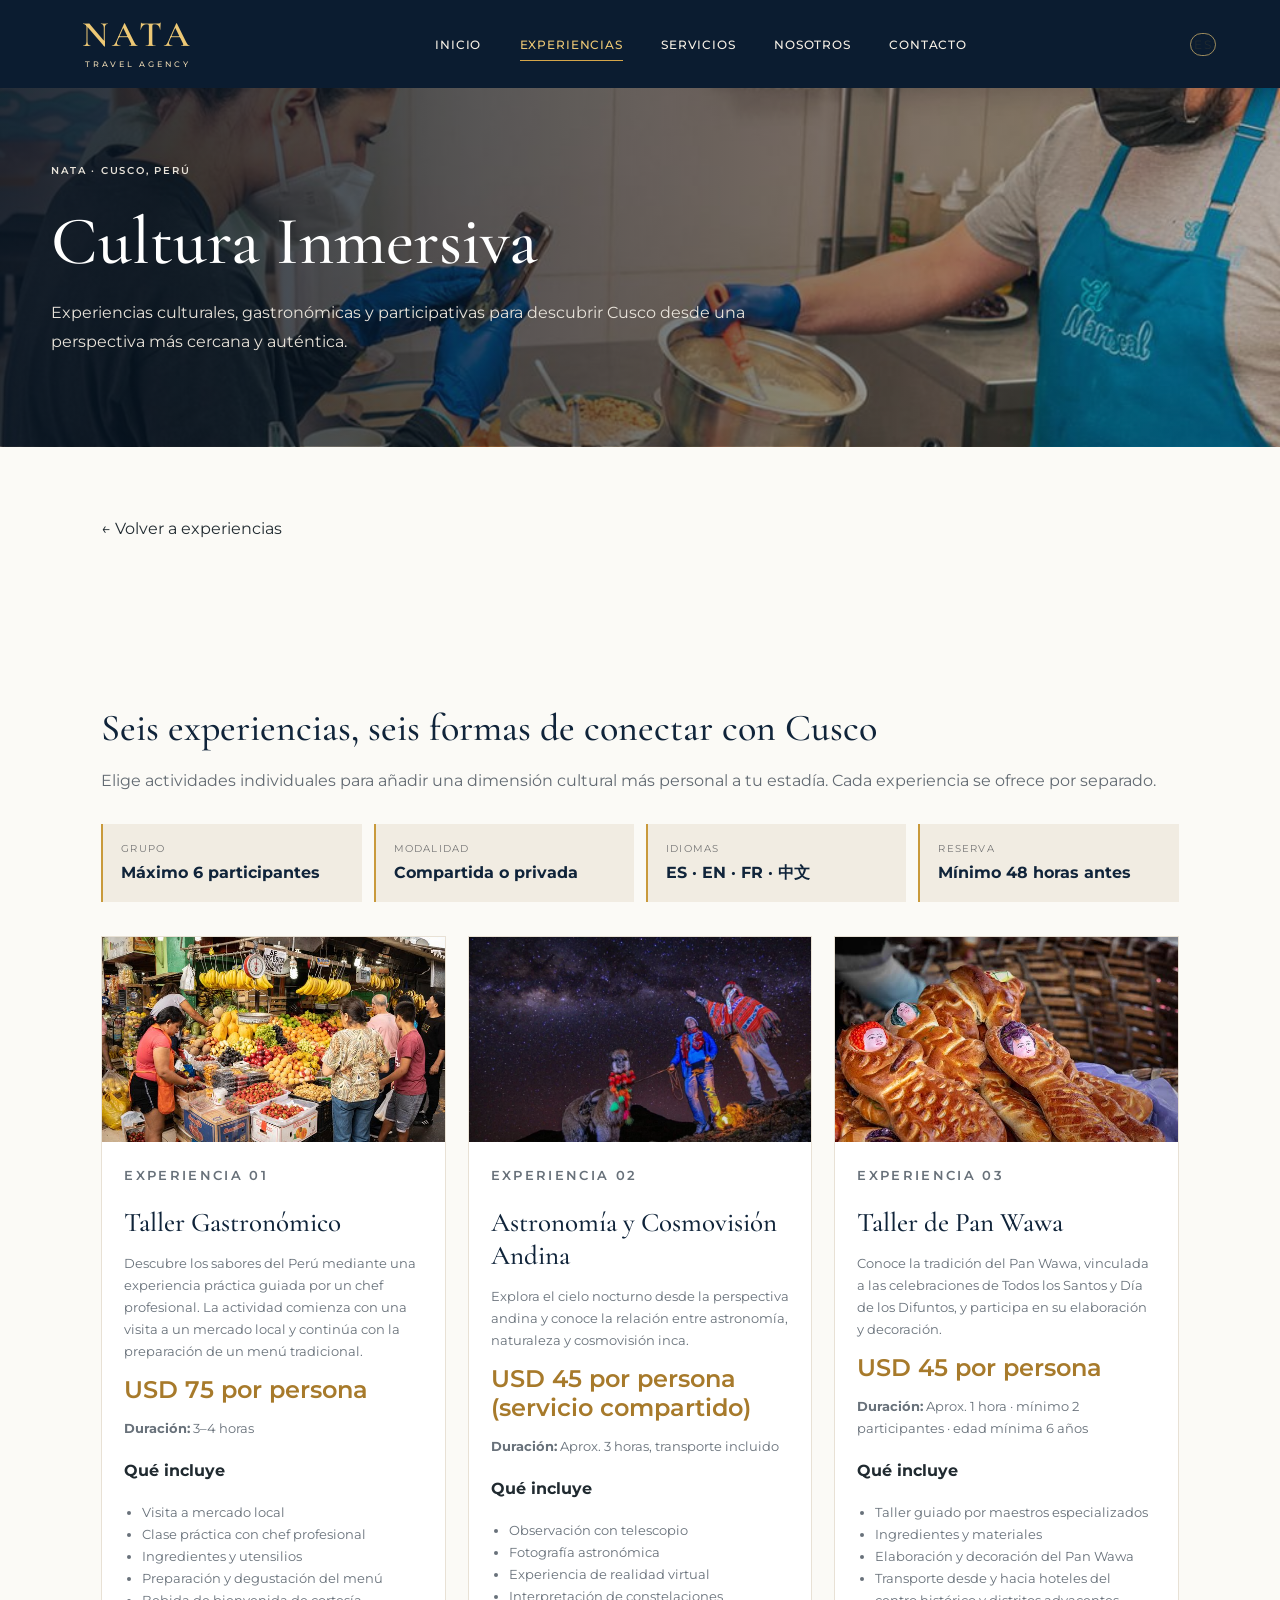
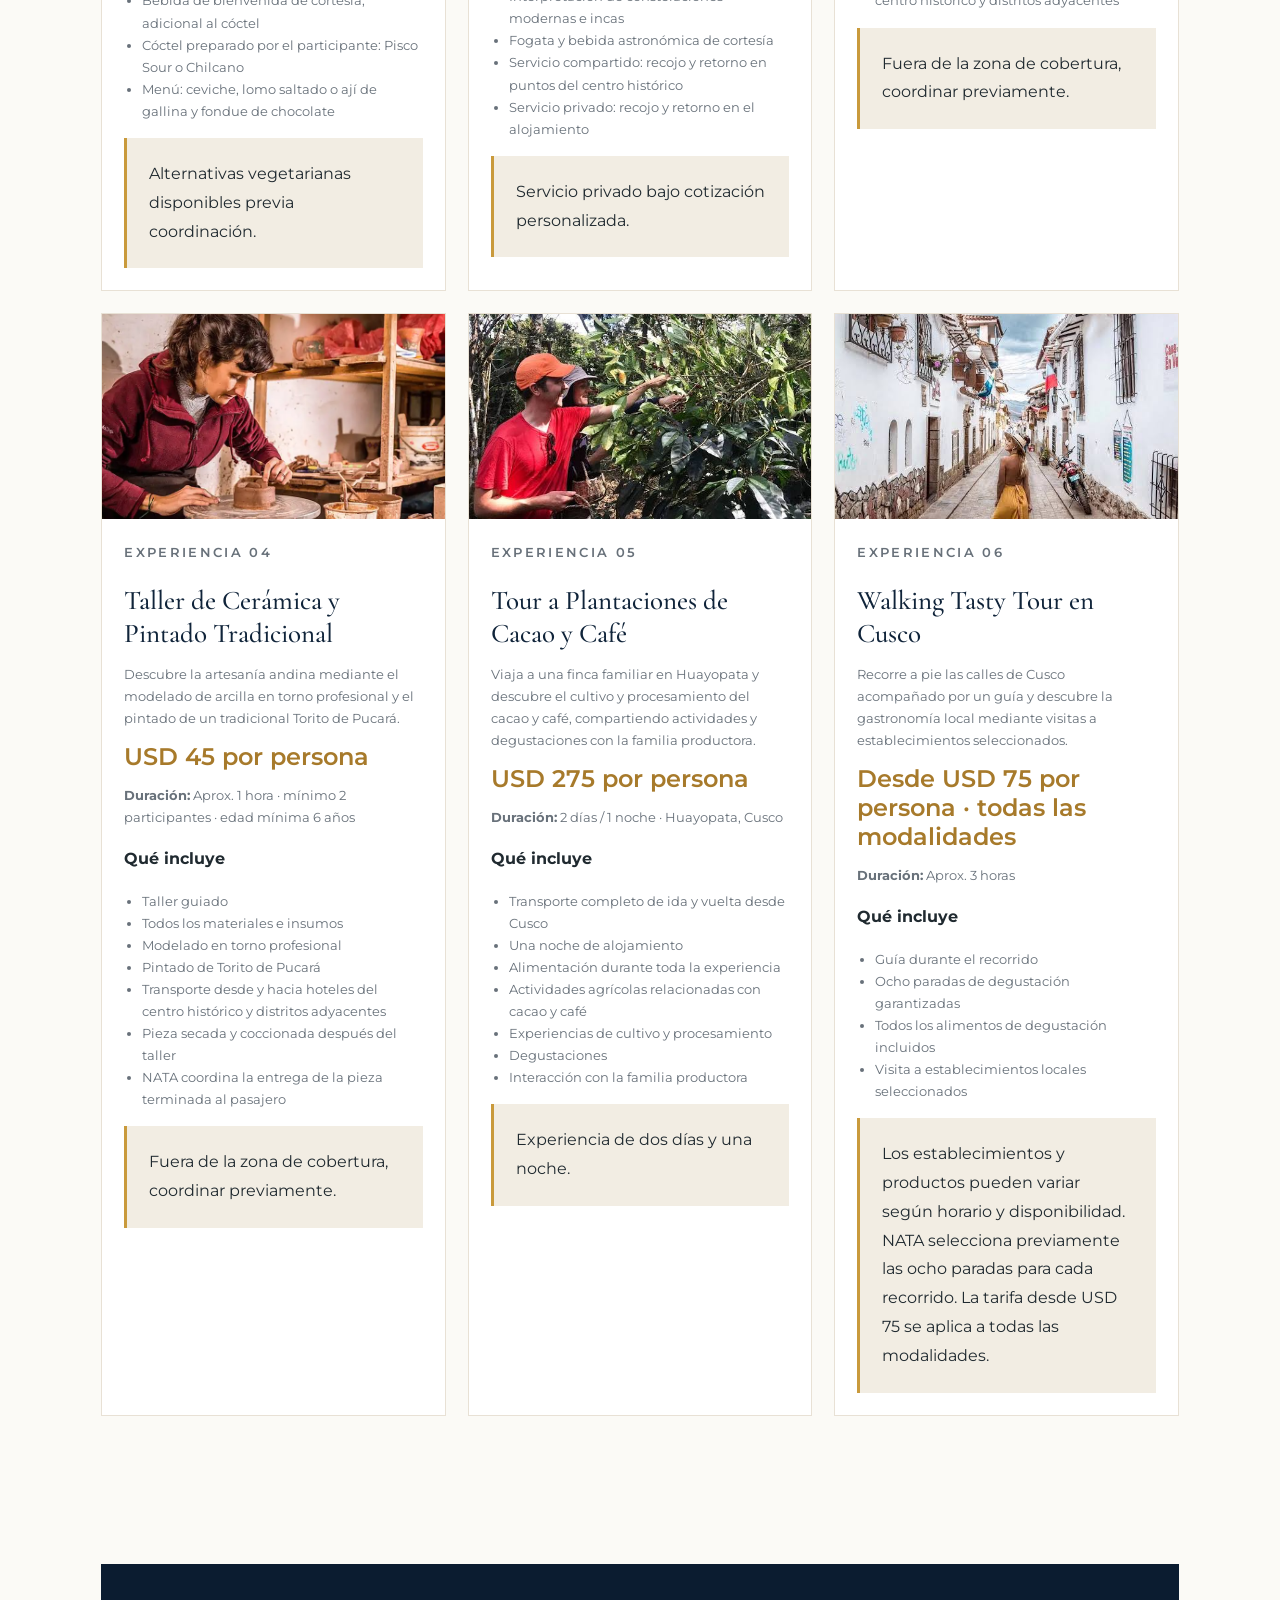
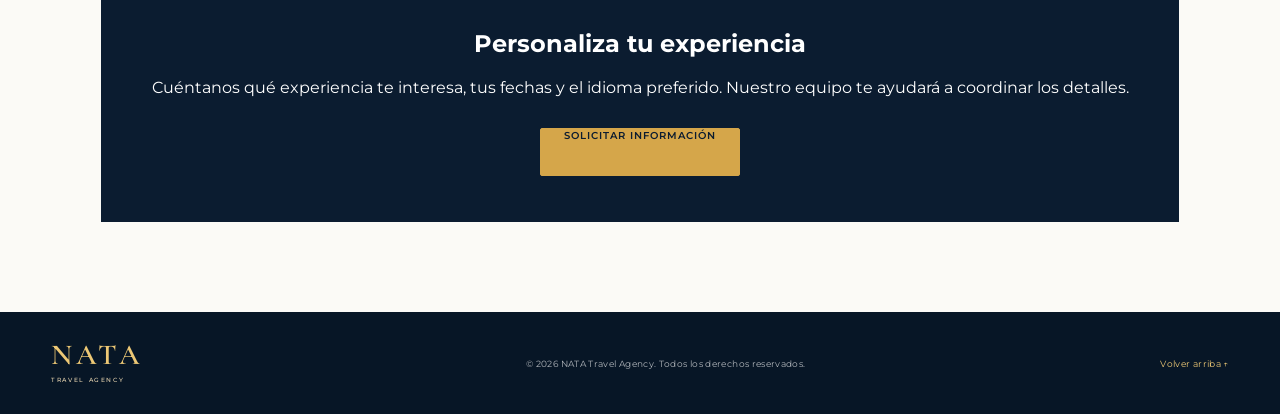
<file: experiences/cultura-inmersiva.html>
<!DOCTYPE html><html lang="es"><head><meta charset="UTF-8"><meta name="viewport" content="width=device-width, initial-scale=1.0"><meta name="description" content="Experiencias culturales y gastronómicas en Cusco"><meta name="theme-color" content="#0b1c30"><title>Cultura Inmersiva | NATA Travel Agency</title><link rel="preconnect" href="https://fonts.googleapis.com"><link rel="preconnect" href="https://fonts.gstatic.com" crossorigin><link href="https://fonts.googleapis.com/css2?family=Cormorant+Garamond:wght@400;500;600;700&family=Montserrat:wght@400;500;600;700&display=swap" rel="stylesheet"><link rel="stylesheet" href="../css/styles.css"><style>.detail-wrap{max-width:1180px;margin:auto;padding:56px 4vw 90px}.detail-hero{padding:74px 4vw;background:#0b1c30;color:#fff}.detail-hero h1{font:500 clamp(42px,6vw,68px) 'Cormorant Garamond',serif;margin:12px 0}.detail-hero p{max-width:760px;line-height:1.8;color:#e8e3da}.eyebrow{letter-spacing:.18em}.meta-grid{display:grid;grid-template-columns:repeat(auto-fit,minmax(160px,1fr));gap:12px;margin:28px 0}.meta{background:#f1ece2;padding:18px;border-left:2px solid #c99a3c}.meta small{display:block;color:#777;letter-spacing:.12em;font-size:10px}.meta strong{display:block;margin-top:8px;color:#10243a}.detail-section{margin:52px 0}.detail-section h2{font:500 38px 'Cormorant Garamond',serif;color:#10243a;margin-bottom:16px}.detail-section p,.detail-section li{line-height:1.8;color:#626a72}.detail-section ul{padding-left:22px}.day{border-top:1px solid #e6dfd3;padding:22px 0}.day h3{color:#b48738;font-size:14px;letter-spacing:.12em}.columns{display:grid;grid-template-columns:1fr 1fr;gap:42px}.culture-grid{display:grid;grid-template-columns:repeat(auto-fit,minmax(270px,1fr));gap:22px;margin-top:34px}.culture-card{border:1px solid #e8e1d5;background:#fff}.culture-card img{width:100%;height:205px;object-fit:cover;display:block}.culture-card .pad{padding:22px}.culture-card h3{font:500 27px 'Cormorant Garamond',serif;color:#10243a;margin:8px 0}.culture-card p,.culture-card li{font-size:13px;line-height:1.7;color:#68717a}.culture-card ul{padding-left:18px}.price{font-size:24px;color:#a77a2b;font-weight:600}.notice{background:#f2ede3;padding:22px;border-left:3px solid #c99a3c;line-height:1.8}.detail-cta{background:#0b1c30;color:white;padding:46px;text-align:center;margin-top:60px}.detail-cta h2{color:white}.detail-cta a{display:inline-block;margin-top:15px}.site-footer{padding:30px 4vw}@media(max-width:700px){.columns{grid-template-columns:1fr}.detail-hero{padding:54px 6vw}.detail-wrap{padding:38px 6vw 65px}}</style></head><body class="experience-page page-cultura-inmersiva" id="top"><header class="site-header"><a class="brand" href="../index.html#home"><span class="wordmark"><strong>NATA</strong><small>TRAVEL AGENCY</small></span></a><nav class="main-nav"><a class="nav-link" href="../index.html#home">Inicio</a><a class="nav-link active" href="../index.html#tours">Experiencias</a><a class="nav-link" href="../index.html#services">Servicios</a><a class="nav-link" href="../index.html#about">Nosotros</a><a class="nav-link" href="../index.html#contact">Contacto</a></nav><div class="language-switch"><span style="font-size:12px;letter-spacing:.12em">ES</span></div></header><main><section class="detail-hero"><p class="eyebrow">NATA · CUSCO, PERÚ</p><h1>Cultura Inmersiva</h1><p>Experiencias culturales, gastronómicas y participativas para descubrir Cusco desde una perspectiva más cercana y auténtica.</p></section><div class="detail-wrap"><p><a href="../index.html#tours">← Volver a experiencias</a></p><section class="detail-section"><h2>Seis experiencias, seis formas de conectar con Cusco</h2><p>Elige actividades individuales para añadir una dimensión cultural más personal a tu estadía. Cada experiencia se ofrece por separado.</p><div class="meta-grid"><div class="meta"><small>GRUPO</small><strong>Máximo 6 participantes</strong></div><div class="meta"><small>MODALIDAD</small><strong>Compartida o privada</strong></div><div class="meta"><small>IDIOMAS</small><strong>ES · EN · FR · 中文</strong></div><div class="meta"><small>RESERVA</small><strong>Mínimo 48 horas antes</strong></div></div><div class="culture-grid"><article class="culture-card"><img src="../assets/images/experiences/cultura-inmersiva/gastronomia.jpg" onerror="this.onerror=null;this.src='https://images.unsplash.com/photo-1556911220-e15b29be8c8f?auto=format&fit=crop&w=1000&q=85'" alt="Taller Gastronómico" loading="lazy"><div class="pad"><p class="eyebrow">EXPERIENCIA 01</p><h3>Taller Gastronómico</h3><p>Descubre los sabores del Perú mediante una experiencia práctica guiada por un chef profesional. La actividad comienza con una visita a un mercado local y continúa con la preparación de un menú tradicional.</p><div class="price">USD 75 por persona</div><p><strong>Duración:</strong> 3–4 horas</p><h4>Qué incluye</h4><ul><li>Visita a mercado local</li><li>Clase práctica con chef profesional</li><li>Ingredientes y utensilios</li><li>Preparación y degustación del menú</li><li>Bebida de bienvenida de cortesía, adicional al cóctel</li><li>Cóctel preparado por el participante: Pisco Sour o Chilcano</li><li>Menú: ceviche, lomo saltado o ají de gallina y fondue de chocolate</li></ul><div class="notice">Alternativas vegetarianas disponibles previa coordinación.</div></div></article><article class="culture-card"><img src="../assets/images/experiences/cultura-inmersiva/astronomia.jpg" onerror="this.onerror=null;this.src='https://images.unsplash.com/photo-1534796636912-3b95b3ab5986?auto=format&fit=crop&w=1000&q=85'" alt="Astronomía y Cosmovisión Andina" loading="lazy"><div class="pad"><p class="eyebrow">EXPERIENCIA 02</p><h3>Astronomía y Cosmovisión Andina</h3><p>Explora el cielo nocturno desde la perspectiva andina y conoce la relación entre astronomía, naturaleza y cosmovisión inca.</p><div class="price">USD 45 por persona (servicio compartido)</div><p><strong>Duración:</strong> Aprox. 3 horas, transporte incluido</p><h4>Qué incluye</h4><ul><li>Observación con telescopio</li><li>Fotografía astronómica</li><li>Experiencia de realidad virtual</li><li>Interpretación de constelaciones modernas e incas</li><li>Fogata y bebida astronómica de cortesía</li><li>Servicio compartido: recojo y retorno en puntos del centro histórico</li><li>Servicio privado: recojo y retorno en el alojamiento</li></ul><div class="notice">Servicio privado bajo cotización personalizada.</div></div></article><article class="culture-card"><img src="../assets/images/experiences/cultura-inmersiva/pan-wawa.jpg" onerror="this.onerror=null;this.src='https://images.unsplash.com/photo-1509440159596-0249088772ff?auto=format&fit=crop&w=1000&q=85'" alt="Taller de Pan Wawa" loading="lazy"><div class="pad"><p class="eyebrow">EXPERIENCIA 03</p><h3>Taller de Pan Wawa</h3><p>Conoce la tradición del Pan Wawa, vinculada a las celebraciones de Todos los Santos y Día de los Difuntos, y participa en su elaboración y decoración.</p><div class="price">USD 45 por persona</div><p><strong>Duración:</strong> Aprox. 1 hora · mínimo 2 participantes · edad mínima 6 años</p><h4>Qué incluye</h4><ul><li>Taller guiado por maestros especializados</li><li>Ingredientes y materiales</li><li>Elaboración y decoración del Pan Wawa</li><li>Transporte desde y hacia hoteles del centro histórico y distritos adyacentes</li></ul><div class="notice">Fuera de la zona de cobertura, coordinar previamente.</div></div></article><article class="culture-card"><img src="../assets/images/experiences/cultura-inmersiva/ceramica.jpg" onerror="this.onerror=null;this.src='https://images.unsplash.com/photo-1578749556568-bc2c40e68b61?auto=format&fit=crop&w=1000&q=85'" alt="Taller de Cerámica y Pintado Tradicional" loading="lazy"><div class="pad"><p class="eyebrow">EXPERIENCIA 04</p><h3>Taller de Cerámica y Pintado Tradicional</h3><p>Descubre la artesanía andina mediante el modelado de arcilla en torno profesional y el pintado de un tradicional Torito de Pucará.</p><div class="price">USD 45 por persona</div><p><strong>Duración:</strong> Aprox. 1 hora · mínimo 2 participantes · edad mínima 6 años</p><h4>Qué incluye</h4><ul><li>Taller guiado</li><li>Todos los materiales e insumos</li><li>Modelado en torno profesional</li><li>Pintado de Torito de Pucará</li><li>Transporte desde y hacia hoteles del centro histórico y distritos adyacentes</li><li>Pieza secada y coccionada después del taller</li><li>NATA coordina la entrega de la pieza terminada al pasajero</li></ul><div class="notice">Fuera de la zona de cobertura, coordinar previamente.</div></div></article><article class="culture-card"><img src="../assets/images/experiences/cultura-inmersiva/cacao-cafe.jpg" onerror="this.onerror=null;this.src='https://images.unsplash.com/photo-1447933601403-0c6688de566e?auto=format&fit=crop&w=1000&q=85'" alt="Tour a Plantaciones de Cacao y Café" loading="lazy"><div class="pad"><p class="eyebrow">EXPERIENCIA 05</p><h3>Tour a Plantaciones de Cacao y Café</h3><p>Viaja a una finca familiar en Huayopata y descubre el cultivo y procesamiento del cacao y café, compartiendo actividades y degustaciones con la familia productora.</p><div class="price">USD 275 por persona</div><p><strong>Duración:</strong> 2 días / 1 noche · Huayopata, Cusco</p><h4>Qué incluye</h4><ul><li>Transporte completo de ida y vuelta desde Cusco</li><li>Una noche de alojamiento</li><li>Alimentación durante toda la experiencia</li><li>Actividades agrícolas relacionadas con cacao y café</li><li>Experiencias de cultivo y procesamiento</li><li>Degustaciones</li><li>Interacción con la familia productora</li></ul><div class="notice">Experiencia de dos días y una noche.</div></div></article><article class="culture-card"><img src="../assets/images/experiences/cultura-inmersiva/walking-tasty.jpg" onerror="this.onerror=null;this.src='https://images.unsplash.com/photo-1519608487953-e999c86e7455?auto=format&fit=crop&w=1000&q=85'" alt="Walking Tasty Tour en Cusco" loading="lazy"><div class="pad"><p class="eyebrow">EXPERIENCIA 06</p><h3>Walking Tasty Tour en Cusco</h3><p>Recorre a pie las calles de Cusco acompañado por un guía y descubre la gastronomía local mediante visitas a establecimientos seleccionados.</p><div class="price">Desde USD 75 por persona · todas las modalidades</div><p><strong>Duración:</strong> Aprox. 3 horas</p><h4>Qué incluye</h4><ul><li>Guía durante el recorrido</li><li>Ocho paradas de degustación garantizadas</li><li>Todos los alimentos de degustación incluidos</li><li>Visita a establecimientos locales seleccionados</li></ul><div class="notice">Los establecimientos y productos pueden variar según horario y disponibilidad. NATA selecciona previamente las ocho paradas para cada recorrido. La tarifa desde USD 75 se aplica a todas las modalidades.</div></div></article></div></section><div class="detail-cta"><h2>Personaliza tu experiencia</h2><p>Cuéntanos qué experiencia te interesa, tus fechas y el idioma preferido. Nuestro equipo te ayudará a coordinar los detalles.</p><a class="button button-gold" href="../index.html#contact">Solicitar información</a></div></div></main><footer class="site-footer"><span class="wordmark footer-wordmark"><strong>NATA</strong><small>TRAVEL AGENCY</small></span><p>© <span id="year"></span> NATA Travel Agency. Todos los derechos reservados.</p><a href="#top">Volver arriba ↑</a></footer><script>document.getElementById('year').textContent=new Date().getFullYear();</script></body></html>
</file>
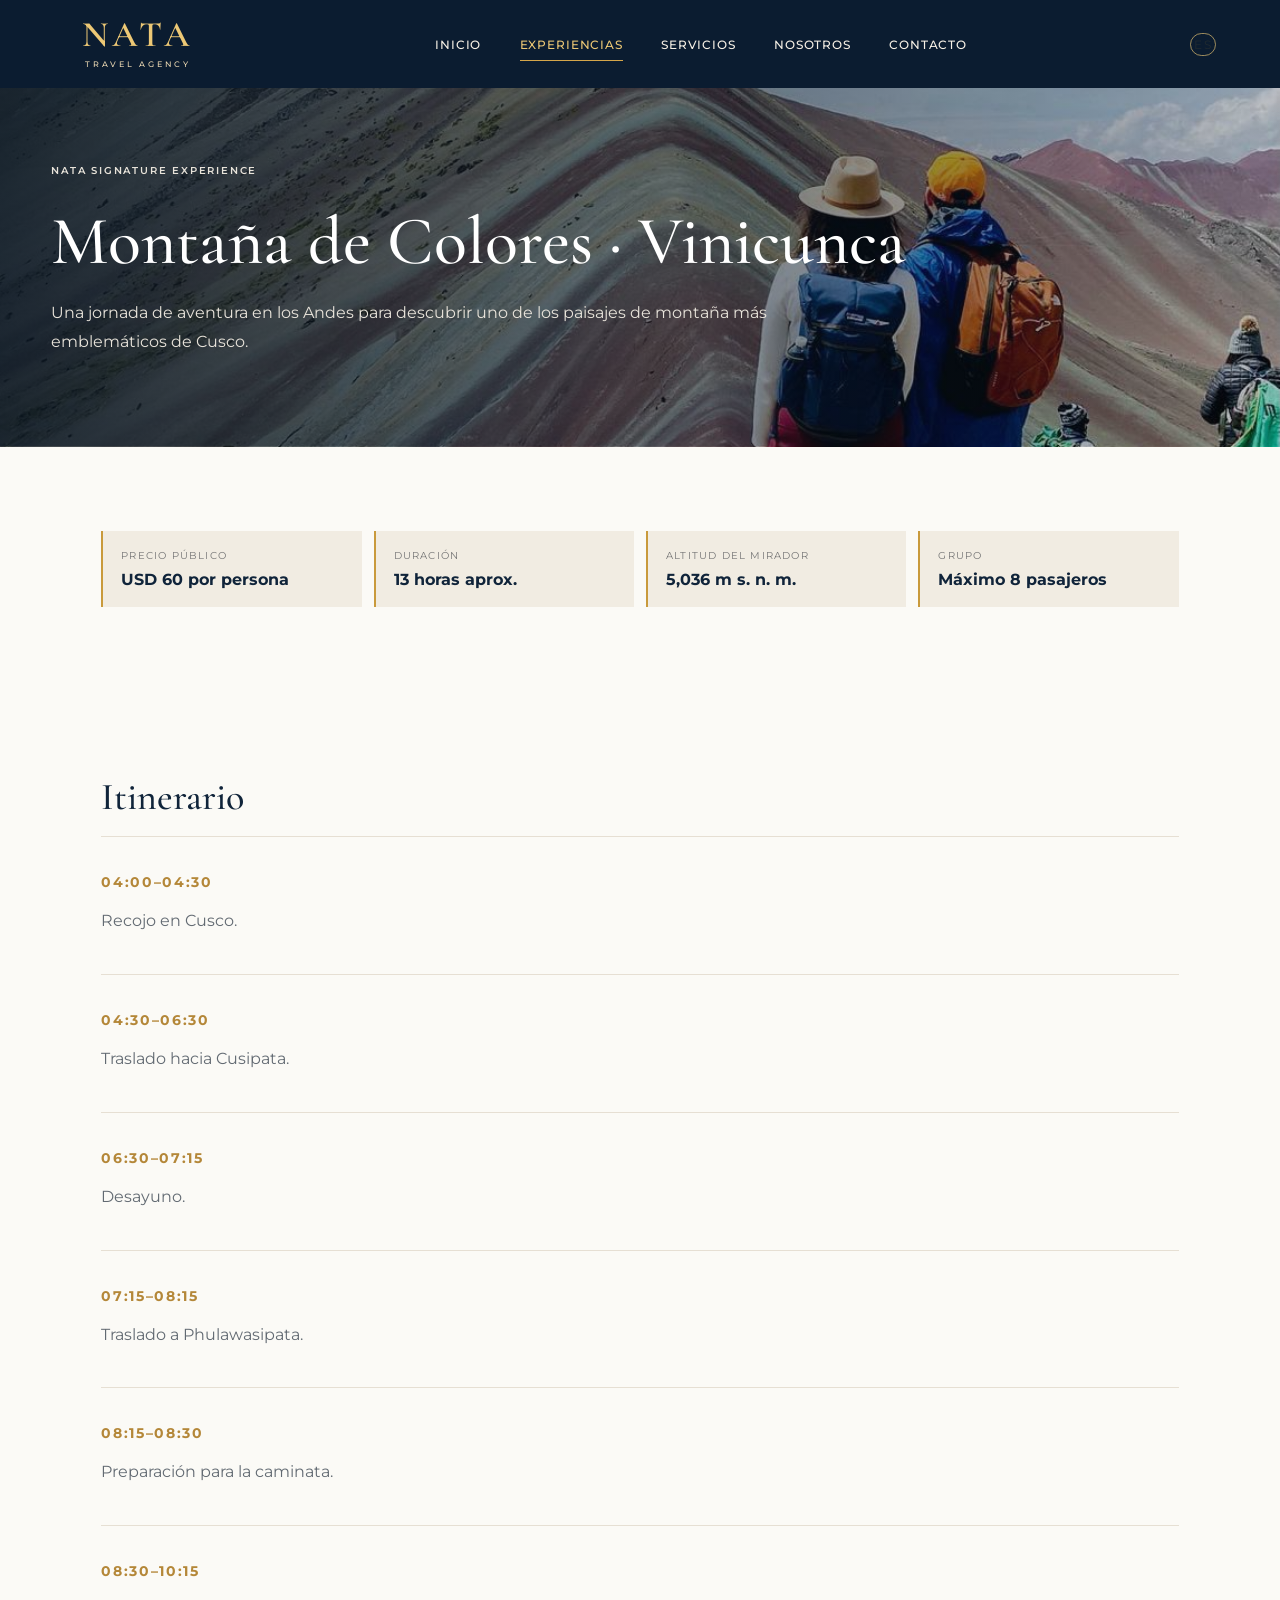
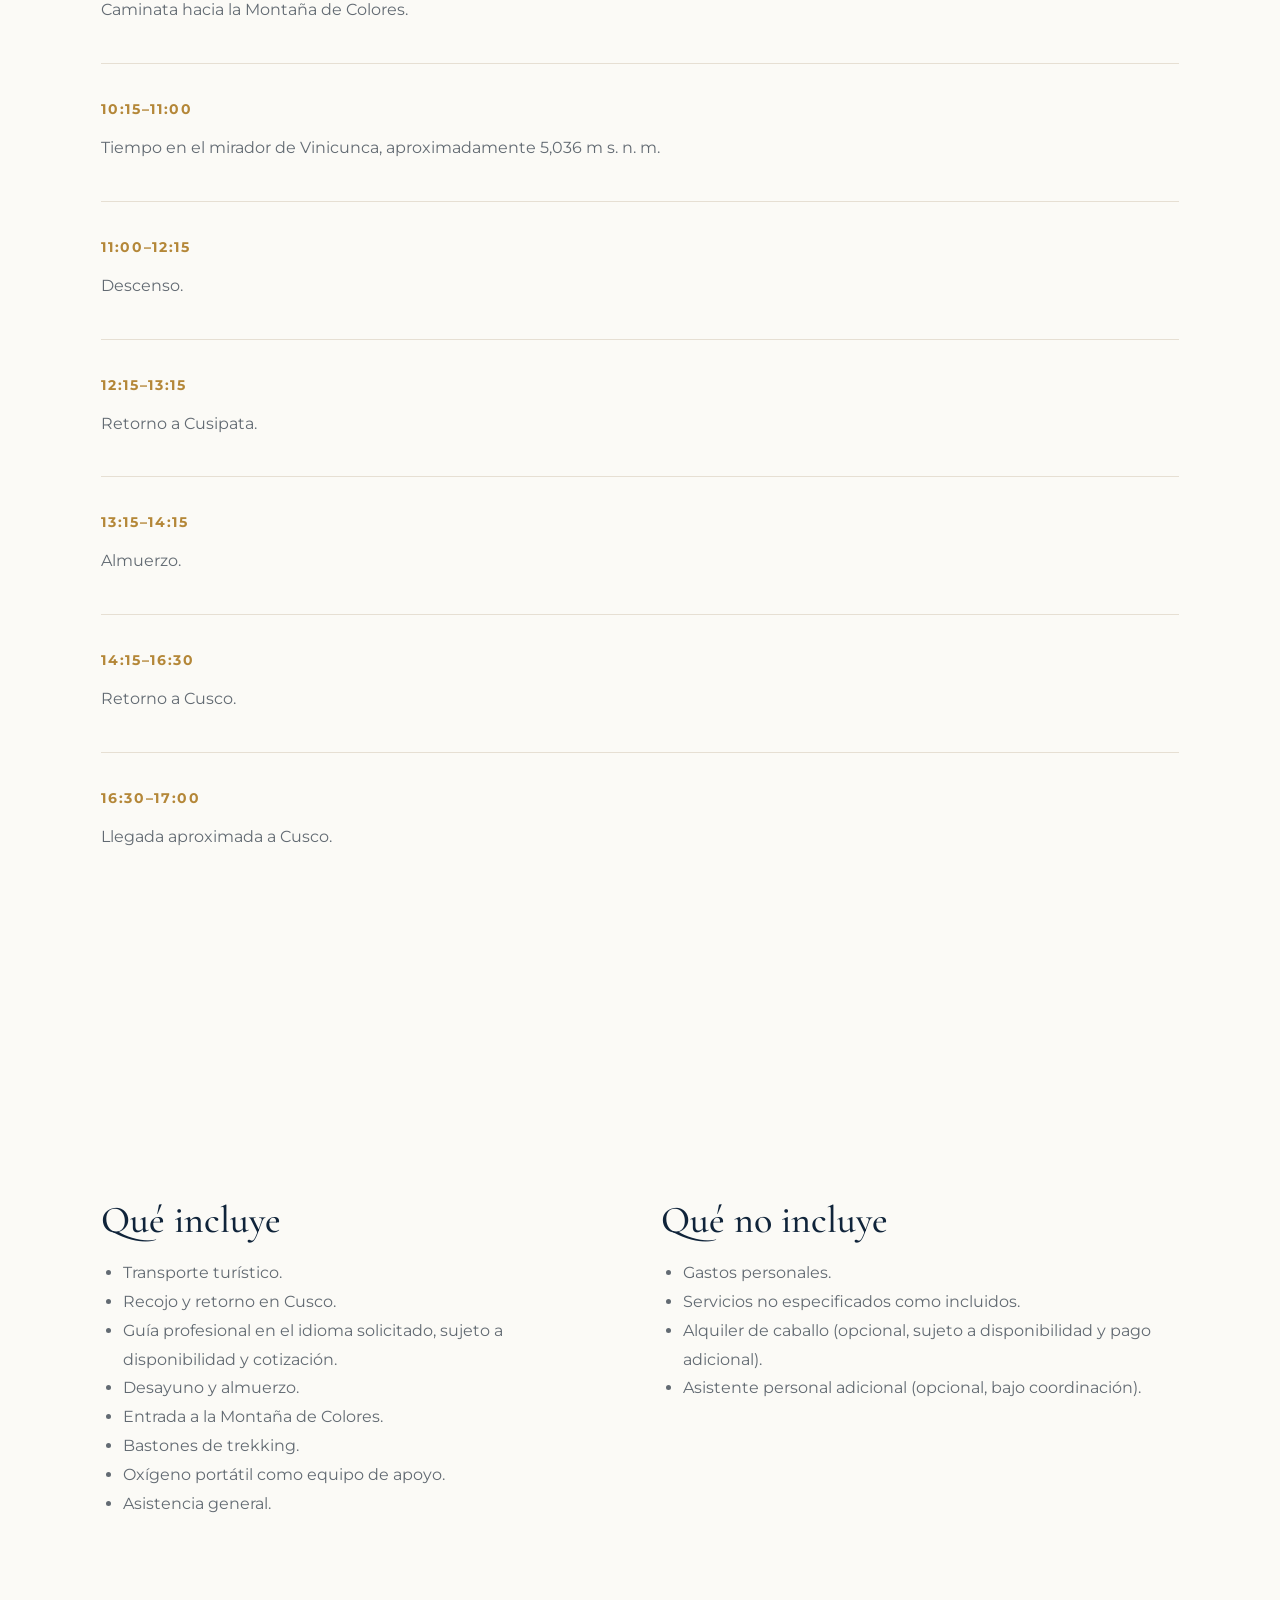
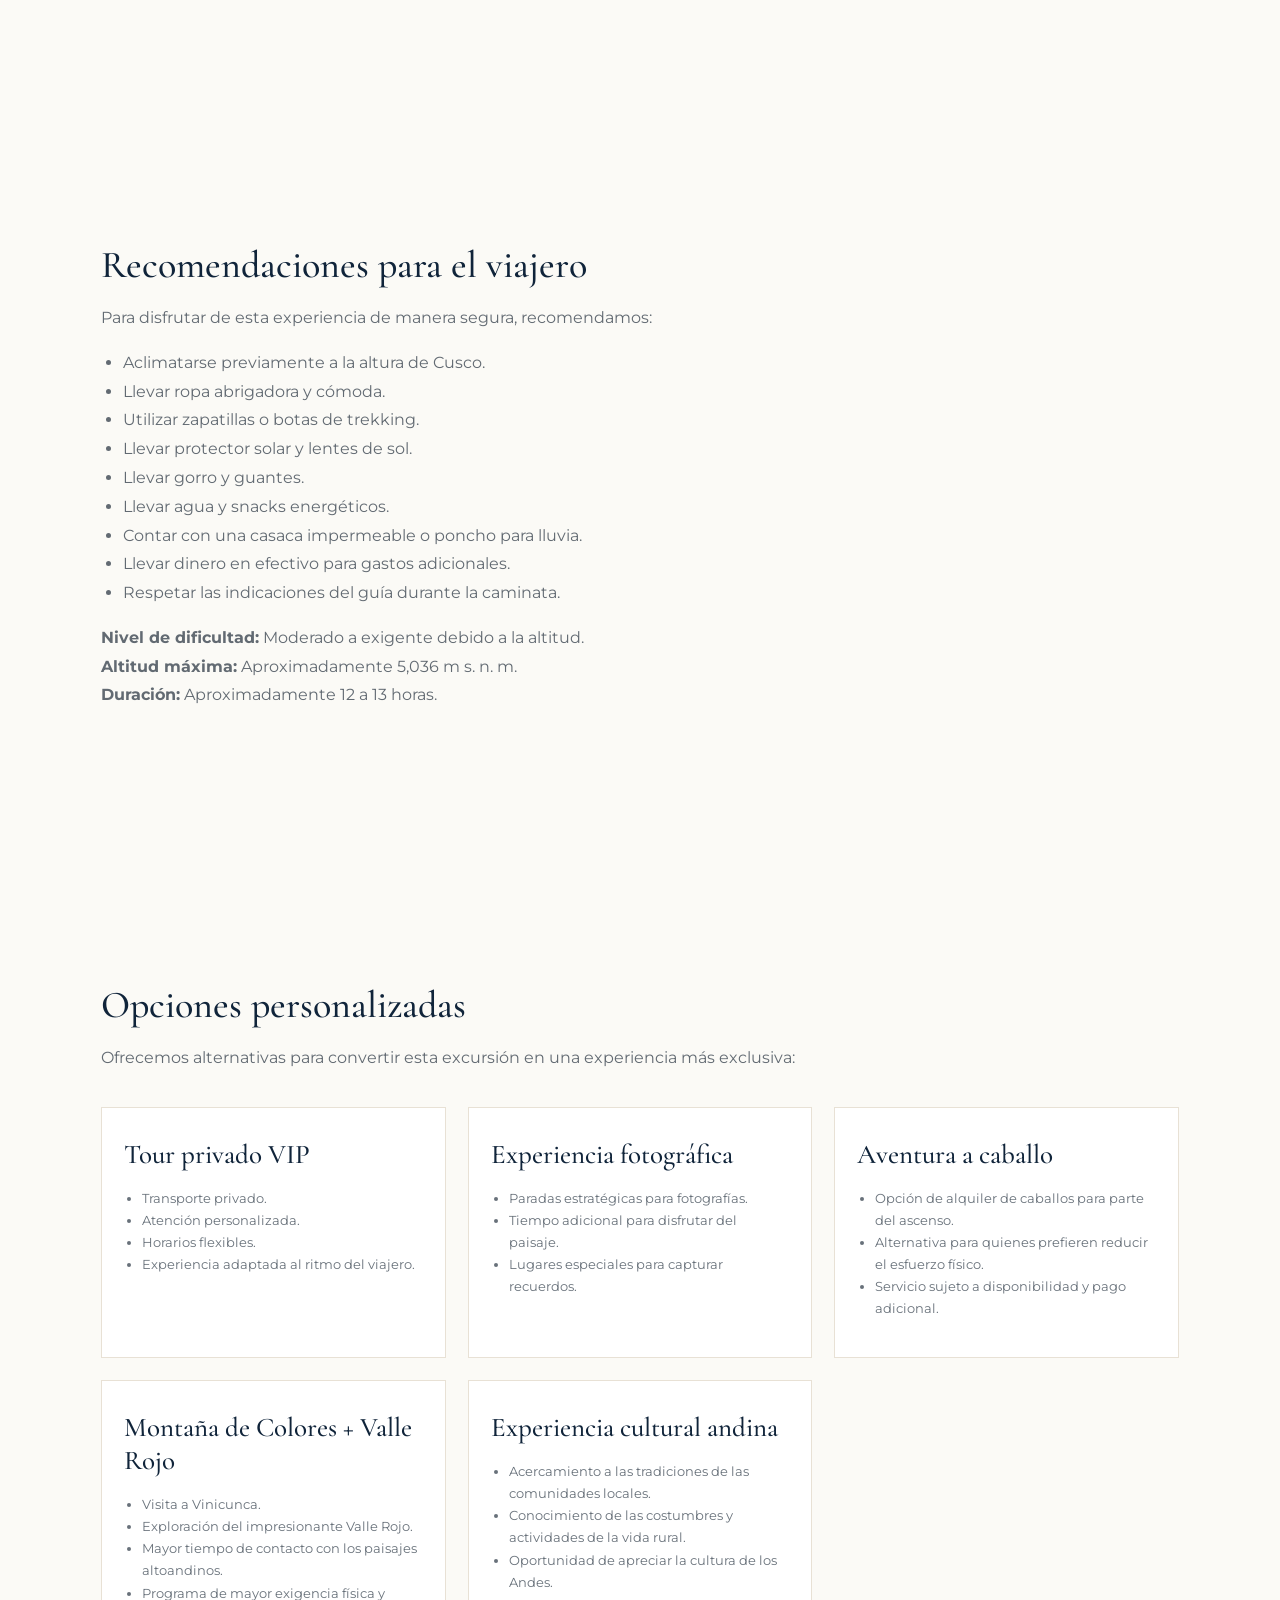
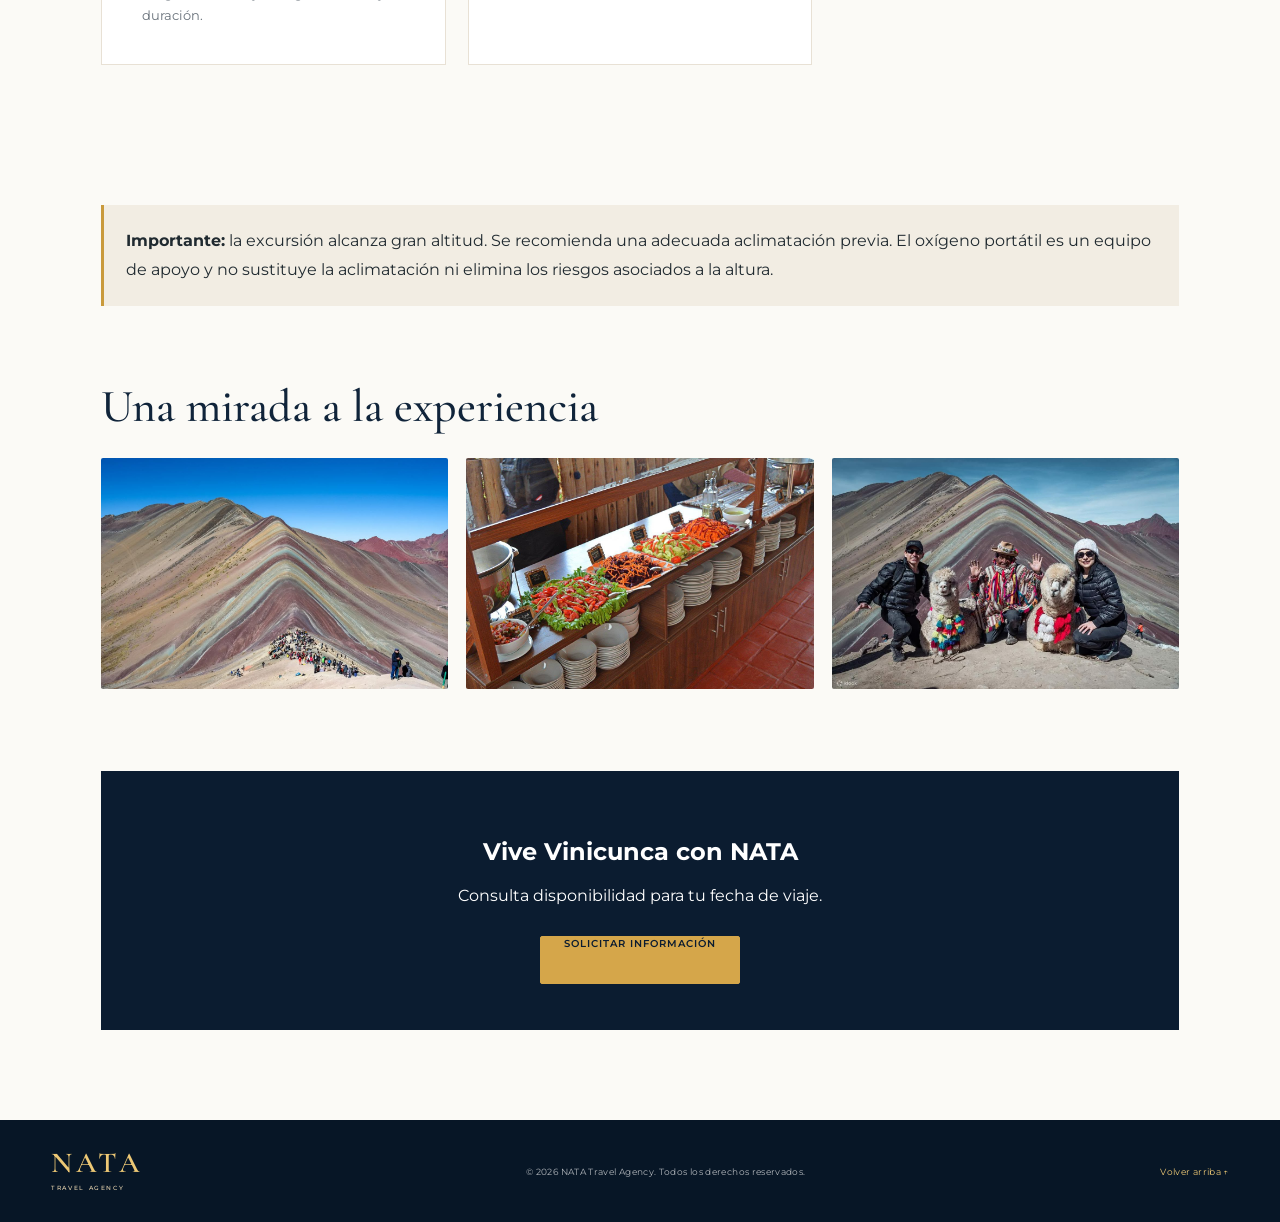
<file: experiences/montana-colores.html>
<!DOCTYPE html><html lang="es"><head><meta charset="UTF-8"><meta name="viewport" content="width=device-width, initial-scale=1.0"><meta name="description" content="Tour Montaña de Colores Vinicunca desde Cusco"><meta name="theme-color" content="#0b1c30"><title>Montaña de Colores | NATA Travel Agency</title><link rel="preconnect" href="https://fonts.googleapis.com"><link rel="preconnect" href="https://fonts.gstatic.com" crossorigin><link href="https://fonts.googleapis.com/css2?family=Cormorant+Garamond:wght@400;500;600;700&family=Montserrat:wght@400;500;600;700&display=swap" rel="stylesheet"><link rel="stylesheet" href="../css/styles.css"><style>.detail-wrap{max-width:1180px;margin:auto;padding:56px 4vw 90px}.detail-hero{padding:74px 4vw;background:#0b1c30;color:#fff}.detail-hero h1{font:500 clamp(42px,6vw,68px) 'Cormorant Garamond',serif;margin:12px 0}.detail-hero p{max-width:760px;line-height:1.8;color:#e8e3da}.eyebrow{letter-spacing:.18em}.meta-grid{display:grid;grid-template-columns:repeat(auto-fit,minmax(160px,1fr));gap:12px;margin:28px 0}.meta{background:#f1ece2;padding:18px;border-left:2px solid #c99a3c}.meta small{display:block;color:#777;letter-spacing:.12em;font-size:10px}.meta strong{display:block;margin-top:8px;color:#10243a}.detail-section{margin:52px 0}.detail-section h2{font:500 38px 'Cormorant Garamond',serif;color:#10243a;margin-bottom:16px}.detail-section p,.detail-section li{line-height:1.8;color:#626a72}.detail-section ul{padding-left:22px}.day{border-top:1px solid #e6dfd3;padding:22px 0}.day h3{color:#b48738;font-size:14px;letter-spacing:.12em}.columns{display:grid;grid-template-columns:1fr 1fr;gap:42px}.culture-grid{display:grid;grid-template-columns:repeat(auto-fit,minmax(270px,1fr));gap:22px;margin-top:34px}.culture-card{border:1px solid #e8e1d5;background:#fff}.culture-card img{width:100%;height:205px;object-fit:cover;display:block}.culture-card .pad{padding:22px}.culture-card h3{font:500 27px 'Cormorant Garamond',serif;color:#10243a;margin:8px 0}.culture-card p,.culture-card li{font-size:13px;line-height:1.7;color:#68717a}.culture-card ul{padding-left:18px}.price{font-size:24px;color:#a77a2b;font-weight:600}.notice{background:#f2ede3;padding:22px;border-left:3px solid #c99a3c;line-height:1.8}.detail-cta{background:#0b1c30;color:white;padding:46px;text-align:center;margin-top:60px}.detail-cta h2{color:white}.detail-cta a{display:inline-block;margin-top:15px}.site-footer{padding:30px 4vw}@media(max-width:700px){.columns{grid-template-columns:1fr}.detail-hero{padding:54px 6vw}.detail-wrap{padding:38px 6vw 65px}}</style></head><body class="experience-page page-montana-colores" id="top"><header class="site-header"><a class="brand" href="../index.html#home"><span class="wordmark"><strong>NATA</strong><small>TRAVEL AGENCY</small></span></a><nav class="main-nav"><a class="nav-link" href="../index.html#home">Inicio</a><a class="nav-link active" href="../index.html#tours">Experiencias</a><a class="nav-link" href="../index.html#services">Servicios</a><a class="nav-link" href="../index.html#about">Nosotros</a><a class="nav-link" href="../index.html#contact">Contacto</a></nav><div class="language-switch"><span style="font-size:12px;letter-spacing:.12em">ES</span></div></header><main><section class="detail-hero"><p class="eyebrow">NATA SIGNATURE EXPERIENCE</p><h1>Montaña de Colores · Vinicunca</h1><p>Una jornada de aventura en los Andes para descubrir uno de los paisajes de montaña más emblemáticos de Cusco.</p></section><div class="detail-wrap"><div class="meta-grid"><div class="meta"><small>PRECIO PÚBLICO</small><strong>USD 60 por persona</strong></div><div class="meta"><small>DURACIÓN</small><strong>13 horas aprox.</strong></div><div class="meta"><small>ALTITUD DEL MIRADOR</small><strong>5,036 m s. n. m.</strong></div><div class="meta"><small>GRUPO</small><strong>Máximo 8 pasajeros</strong></div></div><section class="detail-section"><h2>Itinerario</h2><div class="day"><h3>04:00–04:30</h3><p>Recojo en Cusco.</p></div><div class="day"><h3>04:30–06:30</h3><p>Traslado hacia Cusipata.</p></div><div class="day"><h3>06:30–07:15</h3><p>Desayuno.</p></div><div class="day"><h3>07:15–08:15</h3><p>Traslado a Phulawasipata.</p></div><div class="day"><h3>08:15–08:30</h3><p>Preparación para la caminata.</p></div><div class="day"><h3>08:30–10:15</h3><p>Caminata hacia la Montaña de Colores.</p></div><div class="day"><h3>10:15–11:00</h3><p>Tiempo en el mirador de Vinicunca, aproximadamente 5,036 m s. n. m.</p></div><div class="day"><h3>11:00–12:15</h3><p>Descenso.</p></div><div class="day"><h3>12:15–13:15</h3><p>Retorno a Cusipata.</p></div><div class="day"><h3>13:15–14:15</h3><p>Almuerzo.</p></div><div class="day"><h3>14:15–16:30</h3><p>Retorno a Cusco.</p></div><div class="day"><h3>16:30–17:00</h3><p>Llegada aproximada a Cusco.</p></div></section><div class="columns"><section class="detail-section"><h2>Qué incluye</h2><ul><li>Transporte turístico.</li><li>Recojo y retorno en Cusco.</li><li>Guía profesional en el idioma solicitado, sujeto a disponibilidad y cotización.</li><li>Desayuno y almuerzo.</li><li>Entrada a la Montaña de Colores.</li><li>Bastones de trekking.</li><li>Oxígeno portátil como equipo de apoyo.</li><li>Asistencia general.</li></ul></section><section class="detail-section"><h2>Qué no incluye</h2><ul><li>Gastos personales.</li><li>Servicios no especificados como incluidos.</li><li>Alquiler de caballo (opcional, sujeto a disponibilidad y pago adicional).</li><li>Asistente personal adicional (opcional, bajo coordinación).</li></ul></section></div><section class="detail-section"><h2>Recomendaciones para el viajero</h2>
<p>Para disfrutar de esta experiencia de manera segura, recomendamos:</p>
<ul>
<li>Aclimatarse previamente a la altura de Cusco.</li>
<li>Llevar ropa abrigadora y cómoda.</li>
<li>Utilizar zapatillas o botas de trekking.</li>
<li>Llevar protector solar y lentes de sol.</li>
<li>Llevar gorro y guantes.</li>
<li>Llevar agua y snacks energéticos.</li>
<li>Contar con una casaca impermeable o poncho para lluvia.</li>
<li>Llevar dinero en efectivo para gastos adicionales.</li>
<li>Respetar las indicaciones del guía durante la caminata.</li>
</ul>
<p><strong>Nivel de dificultad:</strong> Moderado a exigente debido a la altitud.<br>
<strong>Altitud máxima:</strong> Aproximadamente 5,036 m s. n. m.<br>
<strong>Duración:</strong> Aproximadamente 12 a 13 horas.</p>
</section>
<section class="detail-section"><h2>Opciones personalizadas</h2>
<p>Ofrecemos alternativas para convertir esta excursión en una experiencia más exclusiva:</p>
<div class="culture-grid">
<article class="culture-card"><div class="pad"><h3>Tour privado VIP</h3><ul><li>Transporte privado.</li><li>Atención personalizada.</li><li>Horarios flexibles.</li><li>Experiencia adaptada al ritmo del viajero.</li></ul></div></article>
<article class="culture-card"><div class="pad"><h3>Experiencia fotográfica</h3><ul><li>Paradas estratégicas para fotografías.</li><li>Tiempo adicional para disfrutar del paisaje.</li><li>Lugares especiales para capturar recuerdos.</li></ul></div></article>
<article class="culture-card"><div class="pad"><h3>Aventura a caballo</h3><ul><li>Opción de alquiler de caballos para parte del ascenso.</li><li>Alternativa para quienes prefieren reducir el esfuerzo físico.</li><li>Servicio sujeto a disponibilidad y pago adicional.</li></ul></div></article>
<article class="culture-card"><div class="pad"><h3>Montaña de Colores + Valle Rojo</h3><ul><li>Visita a Vinicunca.</li><li>Exploración del impresionante Valle Rojo.</li><li>Mayor tiempo de contacto con los paisajes altoandinos.</li><li>Programa de mayor exigencia física y duración.</li></ul></div></article>
<article class="culture-card"><div class="pad"><h3>Experiencia cultural andina</h3><ul><li>Acercamiento a las tradiciones de las comunidades locales.</li><li>Conocimiento de las costumbres y actividades de la vida rural.</li><li>Oportunidad de apreciar la cultura de los Andes.</li></ul></div></article>
</div>
</section><div class="notice"><strong>Importante:</strong> la excursión alcanza gran altitud. Se recomienda una adecuada aclimatación previa. El oxígeno portátil es un equipo de apoyo y no sustituye la aclimatación ni elimina los riesgos asociados a la altura.</div><section class="experience-gallery" aria-label="Galería fotográfica"><h2>Una mirada a la experiencia</h2><div class="experience-gallery-grid"><img src="../assets/images/experiences/montana-colores/gallery-1.jpg" alt="Fotografía complementaria de montana colores 1" loading="lazy"><img src="../assets/images/experiences/montana-colores/gallery-2.jpg" alt="Fotografía complementaria de montana colores 2" loading="lazy"><img src="../assets/images/experiences/montana-colores/gallery-3.jpg" alt="Fotografía complementaria de montana colores 3" loading="lazy"></div></section><div class="detail-cta"><h2>Vive Vinicunca con NATA</h2><p>Consulta disponibilidad para tu fecha de viaje.</p><a class="button button-gold" href="../index.html#contact">Solicitar información</a></div></div></main><footer class="site-footer"><span class="wordmark footer-wordmark"><strong>NATA</strong><small>TRAVEL AGENCY</small></span><p>© <span id="year"></span> NATA Travel Agency. Todos los derechos reservados.</p><a href="#top">Volver arriba ↑</a></footer><script>document.getElementById('year').textContent=new Date().getFullYear();</script></body></html>
</file>
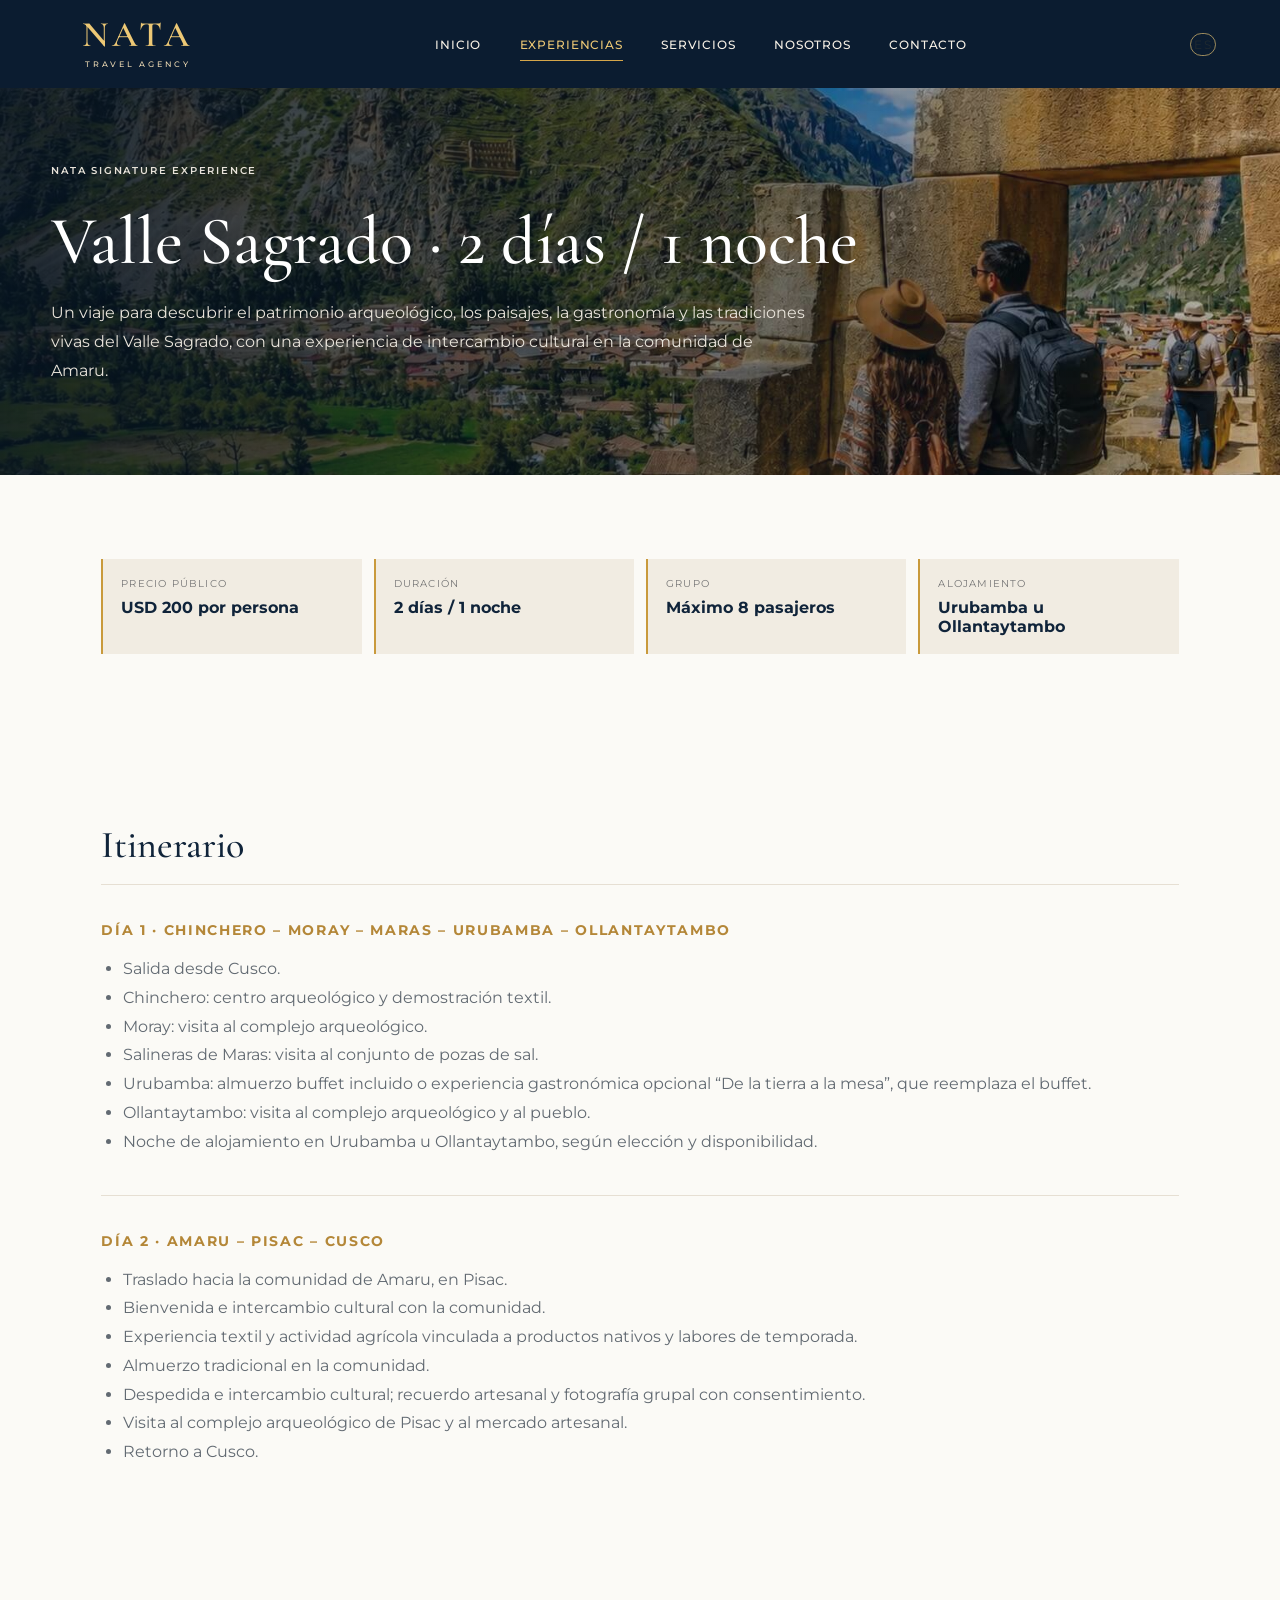
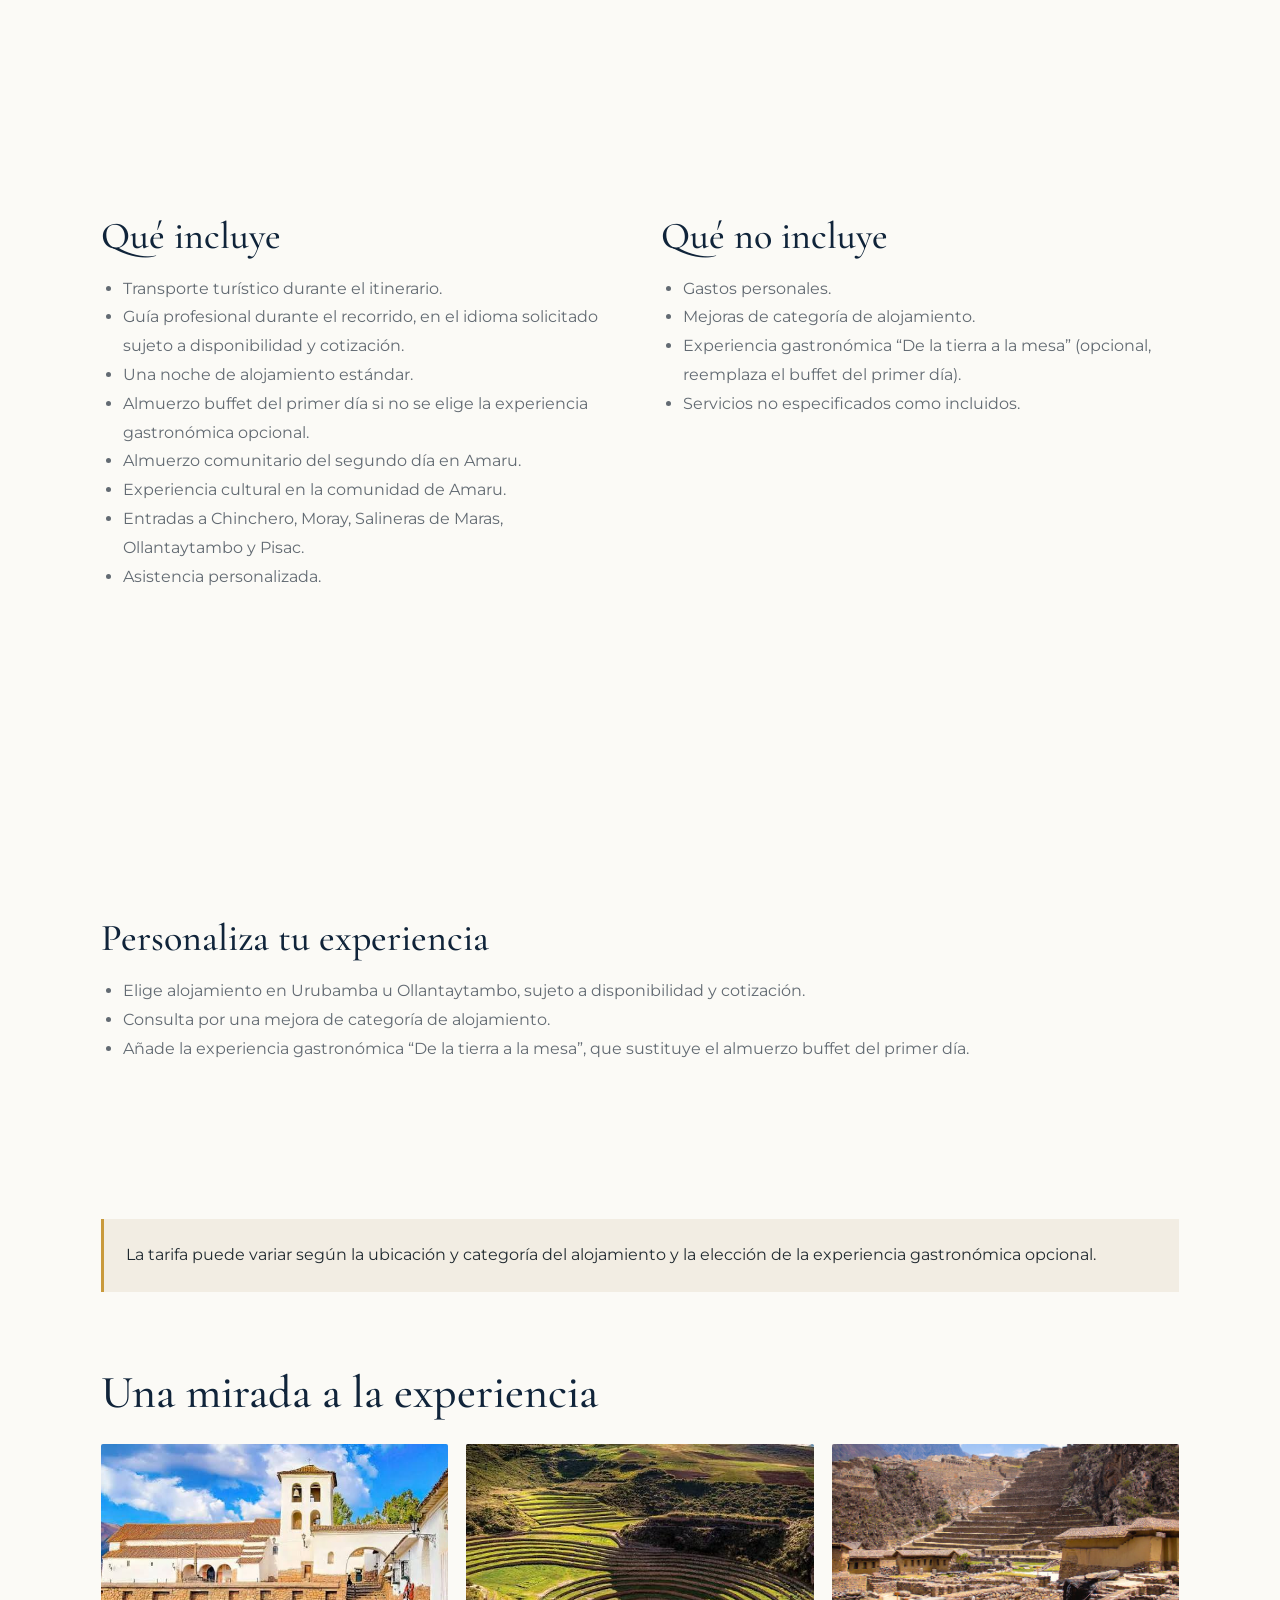
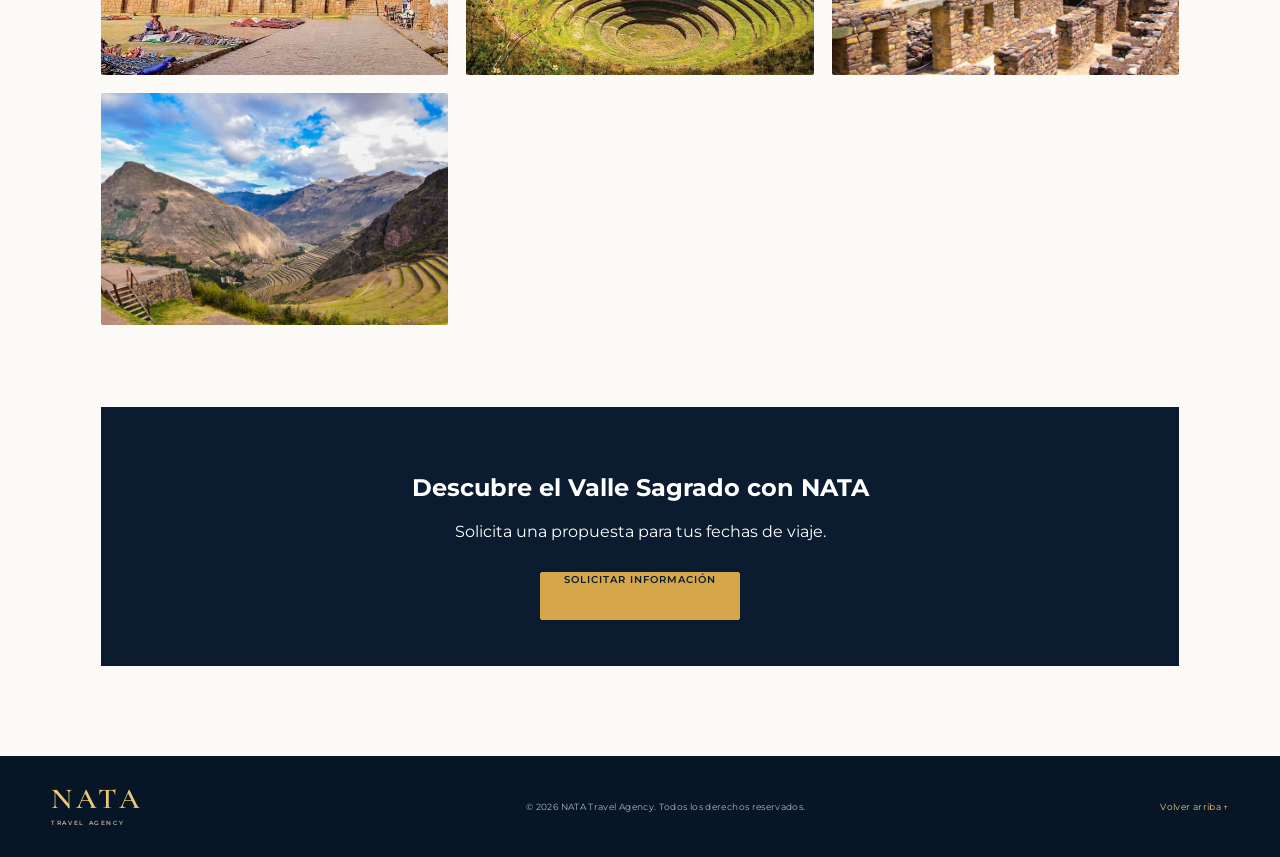
<file: experiences/valle-sagrado.html>
<!DOCTYPE html><html lang="es"><head><meta charset="UTF-8"><meta name="viewport" content="width=device-width, initial-scale=1.0"><meta name="description" content="Valle Sagrado 2 días y 1 noche con NATA Travel Agency"><meta name="theme-color" content="#0b1c30"><title>Valle Sagrado 2D/1N | NATA Travel Agency</title><link rel="preconnect" href="https://fonts.googleapis.com"><link rel="preconnect" href="https://fonts.gstatic.com" crossorigin><link href="https://fonts.googleapis.com/css2?family=Cormorant+Garamond:wght@400;500;600;700&family=Montserrat:wght@400;500;600;700&display=swap" rel="stylesheet"><link rel="stylesheet" href="../css/styles.css"><style>.detail-wrap{max-width:1180px;margin:auto;padding:56px 4vw 90px}.detail-hero{padding:74px 4vw;background:#0b1c30;color:#fff}.detail-hero h1{font:500 clamp(42px,6vw,68px) 'Cormorant Garamond',serif;margin:12px 0}.detail-hero p{max-width:760px;line-height:1.8;color:#e8e3da}.eyebrow{letter-spacing:.18em}.meta-grid{display:grid;grid-template-columns:repeat(auto-fit,minmax(160px,1fr));gap:12px;margin:28px 0}.meta{background:#f1ece2;padding:18px;border-left:2px solid #c99a3c}.meta small{display:block;color:#777;letter-spacing:.12em;font-size:10px}.meta strong{display:block;margin-top:8px;color:#10243a}.detail-section{margin:52px 0}.detail-section h2{font:500 38px 'Cormorant Garamond',serif;color:#10243a;margin-bottom:16px}.detail-section p,.detail-section li{line-height:1.8;color:#626a72}.detail-section ul{padding-left:22px}.day{border-top:1px solid #e6dfd3;padding:22px 0}.day h3{color:#b48738;font-size:14px;letter-spacing:.12em}.columns{display:grid;grid-template-columns:1fr 1fr;gap:42px}.culture-grid{display:grid;grid-template-columns:repeat(auto-fit,minmax(270px,1fr));gap:22px;margin-top:34px}.culture-card{border:1px solid #e8e1d5;background:#fff}.culture-card img{width:100%;height:205px;object-fit:cover;display:block}.culture-card .pad{padding:22px}.culture-card h3{font:500 27px 'Cormorant Garamond',serif;color:#10243a;margin:8px 0}.culture-card p,.culture-card li{font-size:13px;line-height:1.7;color:#68717a}.culture-card ul{padding-left:18px}.price{font-size:24px;color:#a77a2b;font-weight:600}.notice{background:#f2ede3;padding:22px;border-left:3px solid #c99a3c;line-height:1.8}.detail-cta{background:#0b1c30;color:white;padding:46px;text-align:center;margin-top:60px}.detail-cta h2{color:white}.detail-cta a{display:inline-block;margin-top:15px}.site-footer{padding:30px 4vw}@media(max-width:700px){.columns{grid-template-columns:1fr}.detail-hero{padding:54px 6vw}.detail-wrap{padding:38px 6vw 65px}}</style></head><body class="experience-page page-valle-sagrado" id="top"><header class="site-header"><a class="brand" href="../index.html#home"><span class="wordmark"><strong>NATA</strong><small>TRAVEL AGENCY</small></span></a><nav class="main-nav"><a class="nav-link" href="../index.html#home">Inicio</a><a class="nav-link active" href="../index.html#tours">Experiencias</a><a class="nav-link" href="../index.html#services">Servicios</a><a class="nav-link" href="../index.html#about">Nosotros</a><a class="nav-link" href="../index.html#contact">Contacto</a></nav><div class="language-switch"><span style="font-size:12px;letter-spacing:.12em">ES</span></div></header><main><section class="detail-hero"><p class="eyebrow">NATA SIGNATURE EXPERIENCE</p><h1>Valle Sagrado · 2 días / 1 noche</h1><p>Un viaje para descubrir el patrimonio arqueológico, los paisajes, la gastronomía y las tradiciones vivas del Valle Sagrado, con una experiencia de intercambio cultural en la comunidad de Amaru.</p></section><div class="detail-wrap"><div class="meta-grid"><div class="meta"><small>PRECIO PÚBLICO</small><strong>USD 200 por persona</strong></div><div class="meta"><small>DURACIÓN</small><strong>2 días / 1 noche</strong></div><div class="meta"><small>GRUPO</small><strong>Máximo 8 pasajeros</strong></div><div class="meta"><small>ALOJAMIENTO</small><strong>Urubamba u Ollantaytambo</strong></div></div><section class="detail-section"><h2>Itinerario</h2><div class="day"><h3>DÍA 1 · CHINCHERO – MORAY – MARAS – URUBAMBA – OLLANTAYTAMBO</h3><ul><li>Salida desde Cusco.</li><li>Chinchero: centro arqueológico y demostración textil.</li><li>Moray: visita al complejo arqueológico.</li><li>Salineras de Maras: visita al conjunto de pozas de sal.</li><li>Urubamba: almuerzo buffet incluido o experiencia gastronómica opcional “De la tierra a la mesa”, que reemplaza el buffet.</li><li>Ollantaytambo: visita al complejo arqueológico y al pueblo.</li><li>Noche de alojamiento en Urubamba u Ollantaytambo, según elección y disponibilidad.</li></ul></div><div class="day"><h3>DÍA 2 · AMARU – PISAC – CUSCO</h3><ul><li>Traslado hacia la comunidad de Amaru, en Pisac.</li><li>Bienvenida e intercambio cultural con la comunidad.</li><li>Experiencia textil y actividad agrícola vinculada a productos nativos y labores de temporada.</li><li>Almuerzo tradicional en la comunidad.</li><li>Despedida e intercambio cultural; recuerdo artesanal y fotografía grupal con consentimiento.</li><li>Visita al complejo arqueológico de Pisac y al mercado artesanal.</li><li>Retorno a Cusco.</li></ul></div></section><div class="columns"><section class="detail-section"><h2>Qué incluye</h2><ul><li>Transporte turístico durante el itinerario.</li><li>Guía profesional durante el recorrido, en el idioma solicitado sujeto a disponibilidad y cotización.</li><li>Una noche de alojamiento estándar.</li><li>Almuerzo buffet del primer día si no se elige la experiencia gastronómica opcional.</li><li>Almuerzo comunitario del segundo día en Amaru.</li><li>Experiencia cultural en la comunidad de Amaru.</li><li>Entradas a Chinchero, Moray, Salineras de Maras, Ollantaytambo y Pisac.</li><li>Asistencia personalizada.</li></ul></section><section class="detail-section"><h2>Qué no incluye</h2><ul><li>Gastos personales.</li><li>Mejoras de categoría de alojamiento.</li><li>Experiencia gastronómica “De la tierra a la mesa” (opcional, reemplaza el buffet del primer día).</li><li>Servicios no especificados como incluidos.</li></ul></section></div><section class="detail-section"><h2>Personaliza tu experiencia</h2><ul><li>Elige alojamiento en Urubamba u Ollantaytambo, sujeto a disponibilidad y cotización.</li><li>Consulta por una mejora de categoría de alojamiento.</li><li>Añade la experiencia gastronómica “De la tierra a la mesa”, que sustituye el almuerzo buffet del primer día.</li></ul></section><div class="notice">La tarifa puede variar según la ubicación y categoría del alojamiento y la elección de la experiencia gastronómica opcional.</div><section class="experience-gallery" aria-label="Galería fotográfica"><h2>Una mirada a la experiencia</h2><div class="experience-gallery-grid"><img src="../assets/images/experiences/valle-sagrado/gallery-1.jpg" alt="Fotografía complementaria de valle sagrado 1" loading="lazy"><img src="../assets/images/experiences/valle-sagrado/gallery-2.jpg" alt="Fotografía complementaria de valle sagrado 2" loading="lazy"><img src="../assets/images/experiences/valle-sagrado/gallery-3.jpg" alt="Fotografía complementaria de valle sagrado 3" loading="lazy"><img src="../assets/images/experiences/valle-sagrado/gallery-4.jpg" alt="Fotografía complementaria de valle sagrado 4" loading="lazy"></div></section><div class="detail-cta"><h2>Descubre el Valle Sagrado con NATA</h2><p>Solicita una propuesta para tus fechas de viaje.</p><a class="button button-gold" href="../index.html#contact">Solicitar información</a></div></div></main><footer class="site-footer"><span class="wordmark footer-wordmark"><strong>NATA</strong><small>TRAVEL AGENCY</small></span><p>© <span id="year"></span> NATA Travel Agency. Todos los derechos reservados.</p><a href="#top">Volver arriba ↑</a></footer><script>document.getElementById('year').textContent=new Date().getFullYear();</script></body></html>
</file>
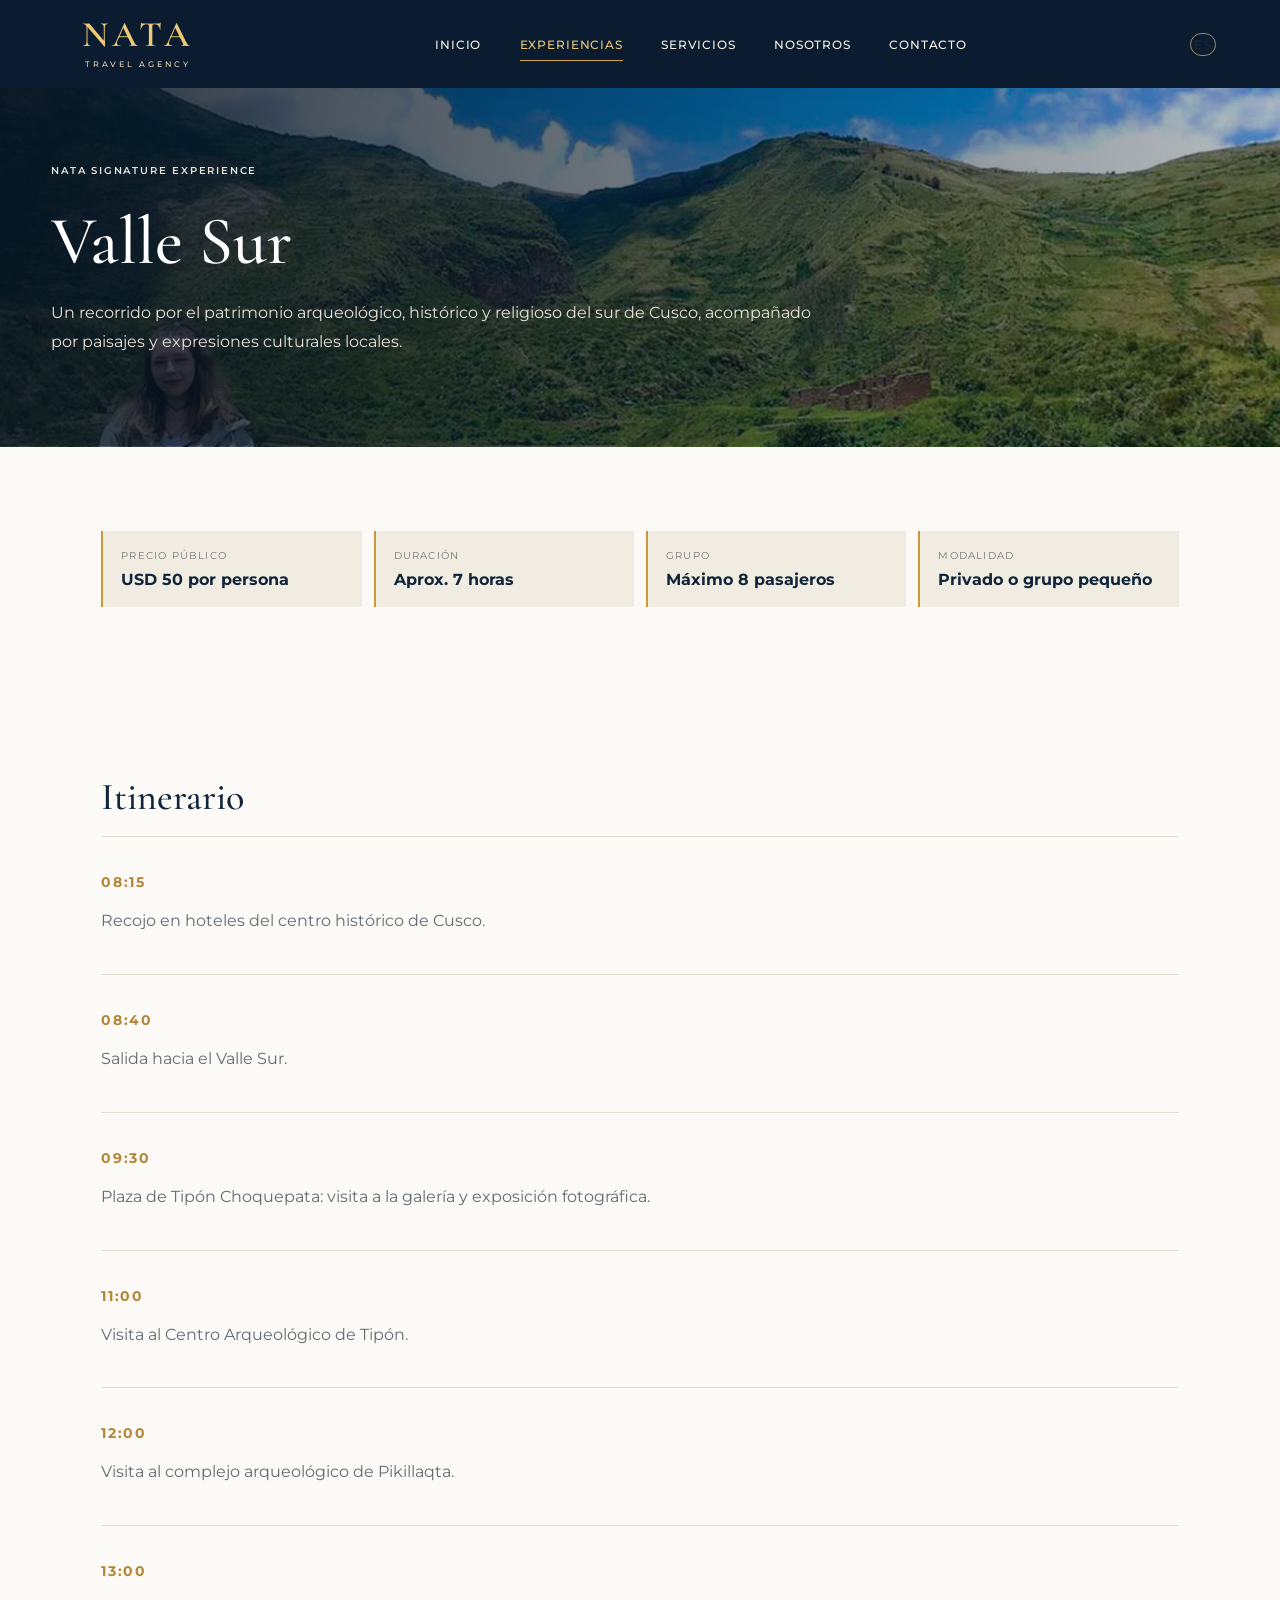
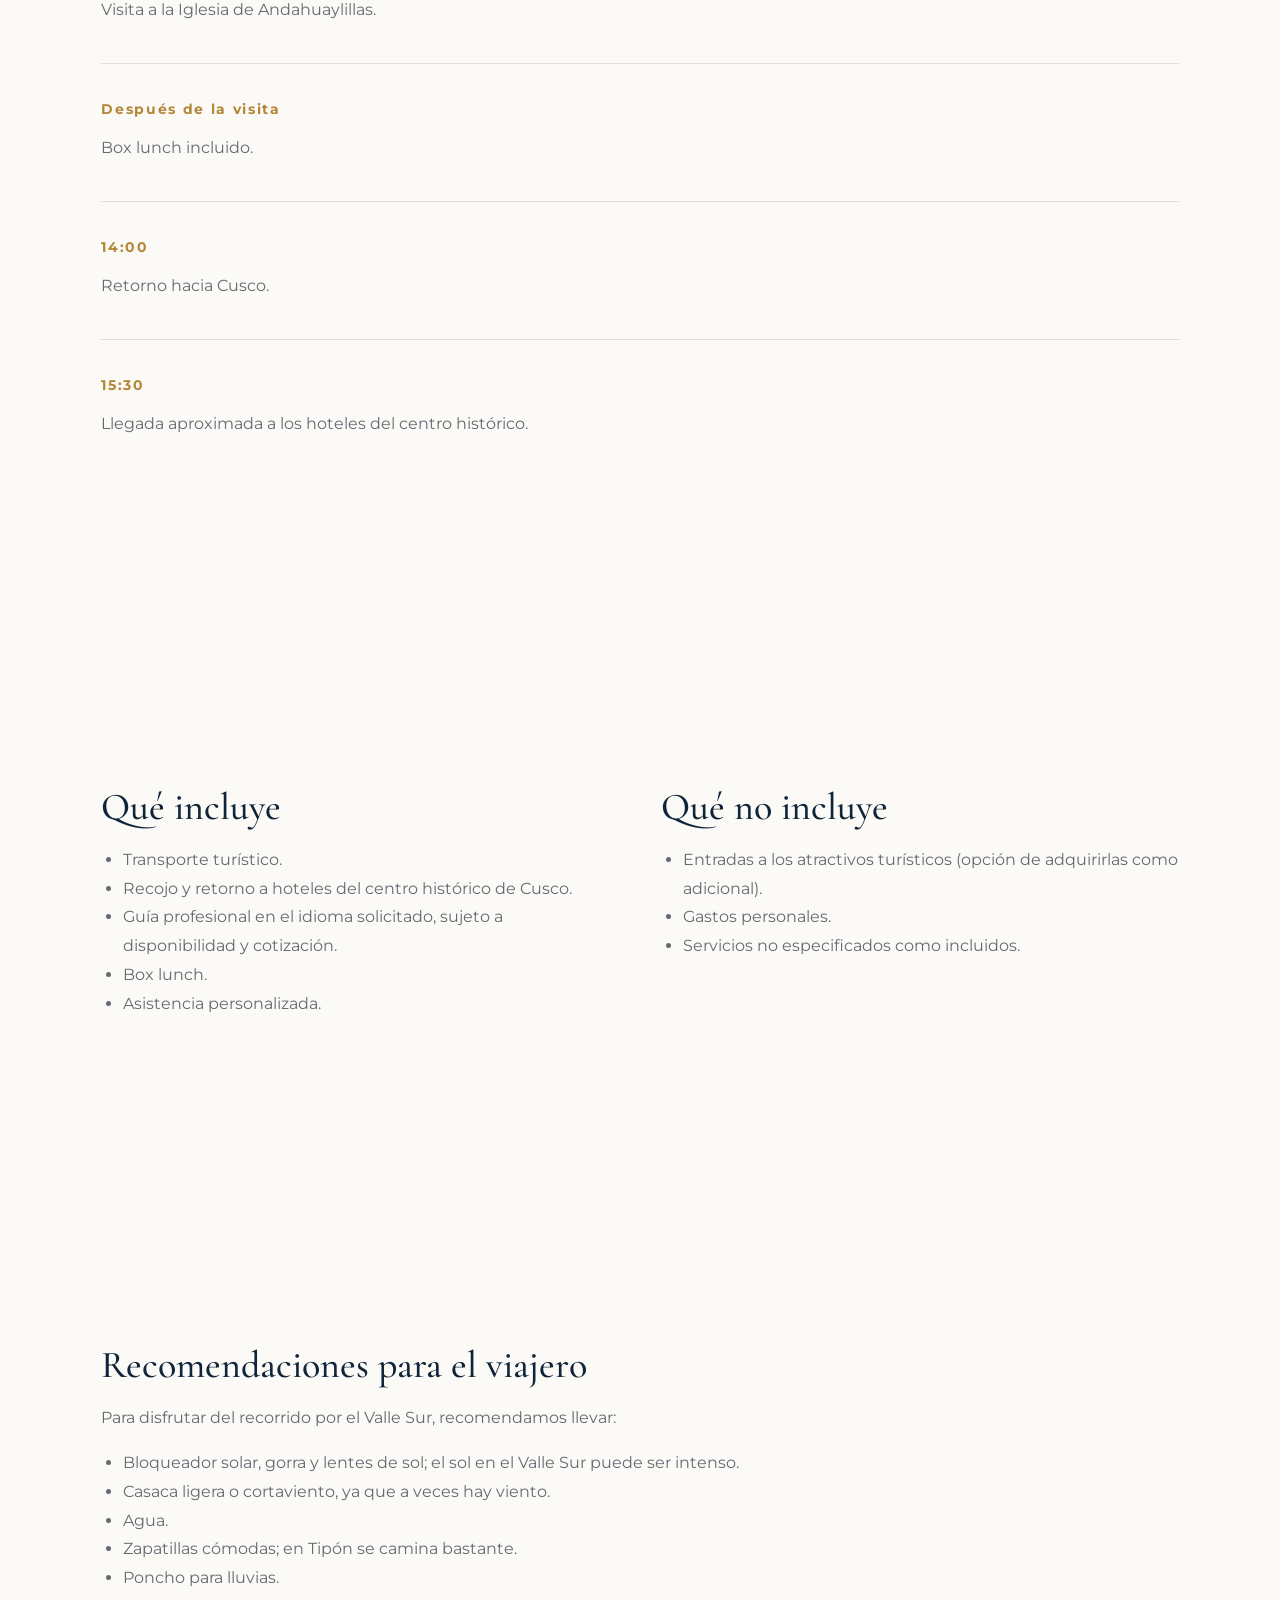
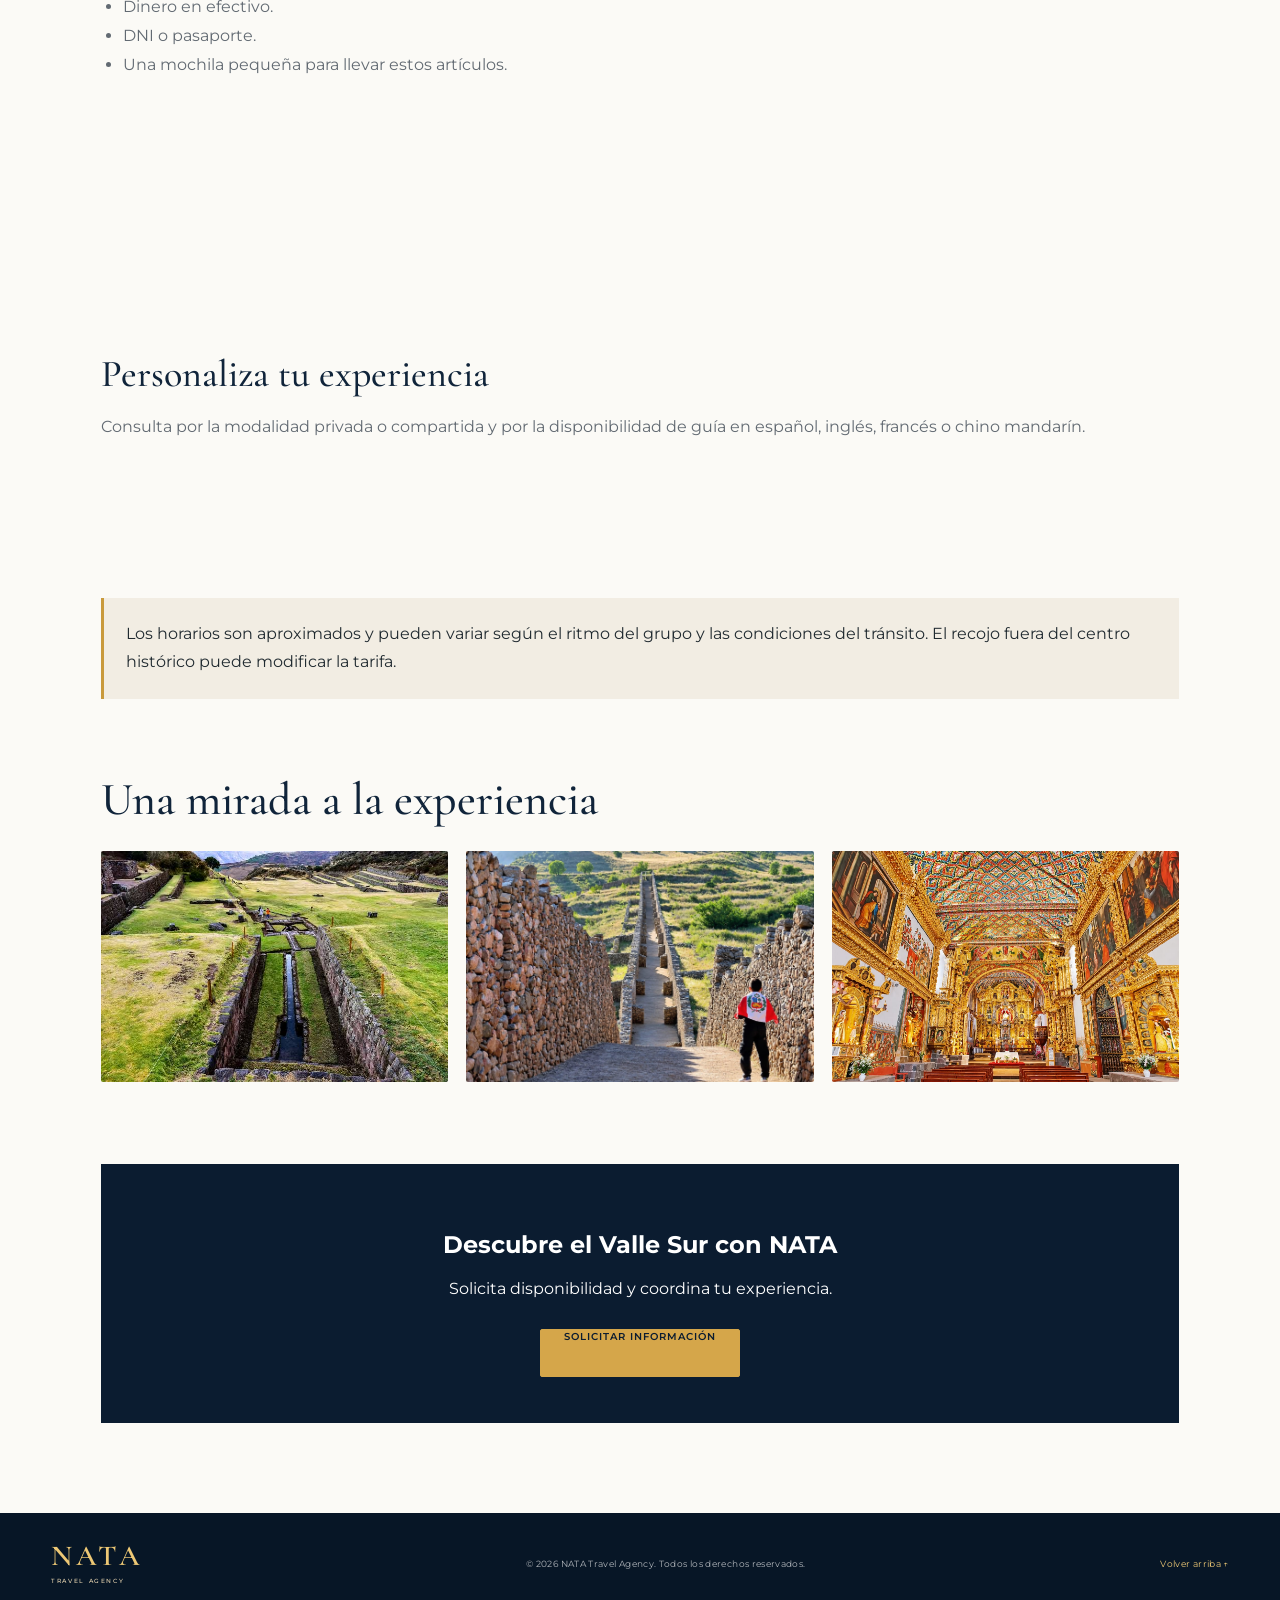
<file: experiences/valle-sur.html>
<!DOCTYPE html><html lang="es"><head><meta charset="UTF-8"><meta name="viewport" content="width=device-width, initial-scale=1.0"><meta name="description" content="Tour Valle Sur en Cusco con NATA Travel Agency"><meta name="theme-color" content="#0b1c30"><title>Valle Sur | NATA Travel Agency</title><link rel="preconnect" href="https://fonts.googleapis.com"><link rel="preconnect" href="https://fonts.gstatic.com" crossorigin><link href="https://fonts.googleapis.com/css2?family=Cormorant+Garamond:wght@400;500;600;700&family=Montserrat:wght@400;500;600;700&display=swap" rel="stylesheet"><link rel="stylesheet" href="../css/styles.css"><style>.detail-wrap{max-width:1180px;margin:auto;padding:56px 4vw 90px}.detail-hero{padding:74px 4vw;background:#0b1c30;color:#fff}.detail-hero h1{font:500 clamp(42px,6vw,68px) 'Cormorant Garamond',serif;margin:12px 0}.detail-hero p{max-width:760px;line-height:1.8;color:#e8e3da}.eyebrow{letter-spacing:.18em}.meta-grid{display:grid;grid-template-columns:repeat(auto-fit,minmax(160px,1fr));gap:12px;margin:28px 0}.meta{background:#f1ece2;padding:18px;border-left:2px solid #c99a3c}.meta small{display:block;color:#777;letter-spacing:.12em;font-size:10px}.meta strong{display:block;margin-top:8px;color:#10243a}.detail-section{margin:52px 0}.detail-section h2{font:500 38px 'Cormorant Garamond',serif;color:#10243a;margin-bottom:16px}.detail-section p,.detail-section li{line-height:1.8;color:#626a72}.detail-section ul{padding-left:22px}.day{border-top:1px solid #e6dfd3;padding:22px 0}.day h3{color:#b48738;font-size:14px;letter-spacing:.12em}.columns{display:grid;grid-template-columns:1fr 1fr;gap:42px}.culture-grid{display:grid;grid-template-columns:repeat(auto-fit,minmax(270px,1fr));gap:22px;margin-top:34px}.culture-card{border:1px solid #e8e1d5;background:#fff}.culture-card img{width:100%;height:205px;object-fit:cover;display:block}.culture-card .pad{padding:22px}.culture-card h3{font:500 27px 'Cormorant Garamond',serif;color:#10243a;margin:8px 0}.culture-card p,.culture-card li{font-size:13px;line-height:1.7;color:#68717a}.culture-card ul{padding-left:18px}.price{font-size:24px;color:#a77a2b;font-weight:600}.notice{background:#f2ede3;padding:22px;border-left:3px solid #c99a3c;line-height:1.8}.detail-cta{background:#0b1c30;color:white;padding:46px;text-align:center;margin-top:60px}.detail-cta h2{color:white}.detail-cta a{display:inline-block;margin-top:15px}.site-footer{padding:30px 4vw}@media(max-width:700px){.columns{grid-template-columns:1fr}.detail-hero{padding:54px 6vw}.detail-wrap{padding:38px 6vw 65px}}</style></head><body class="experience-page page-valle-sur" id="top"><header class="site-header"><a class="brand" href="../index.html#home"><span class="wordmark"><strong>NATA</strong><small>TRAVEL AGENCY</small></span></a><nav class="main-nav"><a class="nav-link" href="../index.html#home">Inicio</a><a class="nav-link active" href="../index.html#tours">Experiencias</a><a class="nav-link" href="../index.html#services">Servicios</a><a class="nav-link" href="../index.html#about">Nosotros</a><a class="nav-link" href="../index.html#contact">Contacto</a></nav><div class="language-switch"><span style="font-size:12px;letter-spacing:.12em">ES</span></div></header><main><section class="detail-hero"><p class="eyebrow">NATA SIGNATURE EXPERIENCE</p><h1>Valle Sur</h1><p>Un recorrido por el patrimonio arqueológico, histórico y religioso del sur de Cusco, acompañado por paisajes y expresiones culturales locales.</p></section><div class="detail-wrap"><div class="meta-grid"><div class="meta"><small>PRECIO PÚBLICO</small><strong>USD 50 por persona</strong></div><div class="meta"><small>DURACIÓN</small><strong>Aprox. 7 horas</strong></div><div class="meta"><small>GRUPO</small><strong>Máximo 8 pasajeros</strong></div><div class="meta"><small>MODALIDAD</small><strong>Privado o grupo pequeño</strong></div></div><section class="detail-section"><h2>Itinerario</h2><div class="day"><h3>08:15</h3><p>Recojo en hoteles del centro histórico de Cusco.</p></div><div class="day"><h3>08:40</h3><p>Salida hacia el Valle Sur.</p></div><div class="day"><h3>09:30</h3><p>Plaza de Tipón Choquepata: visita a la galería y exposición fotográfica.</p></div><div class="day"><h3>11:00</h3><p>Visita al Centro Arqueológico de Tipón.</p></div><div class="day"><h3>12:00</h3><p>Visita al complejo arqueológico de Pikillaqta.</p></div><div class="day"><h3>13:00</h3><p>Visita a la Iglesia de Andahuaylillas.</p></div><div class="day"><h3>Después de la visita</h3><p>Box lunch incluido.</p></div><div class="day"><h3>14:00</h3><p>Retorno hacia Cusco.</p></div><div class="day"><h3>15:30</h3><p>Llegada aproximada a los hoteles del centro histórico.</p></div></section><div class="columns"><section class="detail-section"><h2>Qué incluye</h2><ul><li>Transporte turístico.</li><li>Recojo y retorno a hoteles del centro histórico de Cusco.</li><li>Guía profesional en el idioma solicitado, sujeto a disponibilidad y cotización.</li><li>Box lunch.</li><li>Asistencia personalizada.</li></ul></section><section class="detail-section"><h2>Qué no incluye</h2><ul><li>Entradas a los atractivos turísticos (opción de adquirirlas como adicional).</li><li>Gastos personales.</li><li>Servicios no especificados como incluidos.</li></ul></section></div><section class="detail-section"><h2>Recomendaciones para el viajero</h2>
<p>Para disfrutar del recorrido por el Valle Sur, recomendamos llevar:</p>
<ul>
<li>Bloqueador solar, gorra y lentes de sol; el sol en el Valle Sur puede ser intenso.</li>
<li>Casaca ligera o cortaviento, ya que a veces hay viento.</li>
<li>Agua.</li>
<li>Zapatillas cómodas; en Tipón se camina bastante.</li>
<li>Poncho para lluvias.</li>
<li>Dinero en efectivo.</li>
<li>DNI o pasaporte.</li>
<li>Una mochila pequeña para llevar estos artículos.</li>
</ul>
</section>
<section class="detail-section"><h2>Personaliza tu experiencia</h2><p>Consulta por la modalidad privada o compartida y por la disponibilidad de guía en español, inglés, francés o chino mandarín.</p></section><div class="notice">Los horarios son aproximados y pueden variar según el ritmo del grupo y las condiciones del tránsito. El recojo fuera del centro histórico puede modificar la tarifa.</div><section class="experience-gallery" aria-label="Galería fotográfica"><h2>Una mirada a la experiencia</h2><div class="experience-gallery-grid"><img src="../assets/images/experiences/valle-sur/gallery-1.jpg" alt="Fotografía complementaria de valle sur 1" loading="lazy"><img src="../assets/images/experiences/valle-sur/gallery-2.jpg" alt="Fotografía complementaria de valle sur 2" loading="lazy"><img src="../assets/images/experiences/valle-sur/gallery-3.jpg" alt="Fotografía complementaria de valle sur 3" loading="lazy"></div></section><div class="detail-cta"><h2>Descubre el Valle Sur con NATA</h2><p>Solicita disponibilidad y coordina tu experiencia.</p><a class="button button-gold" href="../index.html#contact">Solicitar información</a></div></div></main><footer class="site-footer"><span class="wordmark footer-wordmark"><strong>NATA</strong><small>TRAVEL AGENCY</small></span><p>© <span id="year"></span> NATA Travel Agency. Todos los derechos reservados.</p><a href="#top">Volver arriba ↑</a></footer><script>document.getElementById('year').textContent=new Date().getFullYear();</script></body></html>
</file>
<file: css/styles.css>
:root {
  --navy: #0b1c30;
  --navy-soft: #142b43;
  --gold: #d5a64a;
  --gold-light: #edc875;
  --ivory: #f5f0e6;
  --paper: #fbfaf6;
  --ink: #202a30;
  --muted: #777a78;
  --serif: "Cormorant Garamond", Georgia, serif;
  --sans: "Montserrat", Arial, sans-serif;
}
* { box-sizing: border-box; }
html { scroll-behavior: smooth; }
body { margin: 0; color: var(--ink); background: var(--paper); font-family: var(--sans); }
a { color: inherit; text-decoration: none; }
.site-header {
  min-height: 94px; padding: 12px clamp(22px, 5vw, 76px); background: var(--navy);
  display: flex; align-items: center; justify-content: space-between; gap: 30px; position: relative; z-index: 10;
}
.brand { display: flex; align-items: center; width: 145px; flex: 0 0 145px; }
.brand img { display: block; width: 100%; height: 68px; object-fit: contain; }
.main-nav { display: flex; align-items: center; gap: clamp(18px, 3vw, 42px); }
.nav-link { color: #f7f1e6; font: 500 12px var(--sans); letter-spacing: .07em; text-transform: uppercase; padding: 12px 0; position: relative; }
.nav-link::after { content: ""; height: 1px; width: 0; background: var(--gold); position: absolute; bottom: 3px; left: 0; transition: width .25s ease; }
.nav-link:hover::after, .nav-link.active::after { width: 100%; }
.nav-link.active { color: var(--gold-light); }
.language-switch { display: flex; border: 1px solid rgba(237,200,117,.65); border-radius: 30px; padding: 3px; gap: 1px; }
.lang-btn { border: 0; background: transparent; color: #f7f1e6; border-radius: 22px; padding: 8px 9px; cursor: pointer; font: 600 10px var(--sans); }
.lang-btn.active { background: var(--gold); color: var(--navy); }
.lang-zh { font-family: Arial, sans-serif; }
.menu-toggle { display: none; }
.hero {
  min-height: min(690px, 76vw); min-height: clamp(530px, 68vh, 720px); position: relative; display: flex; align-items: center;
  color: #fff; overflow: hidden; background:
    linear-gradient(90deg, rgba(6,20,34,.91) 0%, rgba(6,20,34,.68) 42%, rgba(6,20,34,.12) 100%),
    url("https://images.unsplash.com/photo-1526392060635-9d6019884377?auto=format&fit=crop&w=2200&q=85") center 48%/cover,
    linear-gradient(125deg, #102b42, #5e6d68 55%, #b58b52);
}
.hero::after { content: ""; position: absolute; inset: 14px; border: 1px solid rgba(237,200,117,.22); pointer-events: none; }
.hero-overlay { position: absolute; inset: 0; background: linear-gradient(0deg, rgba(4,16,28,.22), transparent 35%); }
.hero-content { position: relative; z-index: 1; width: min(760px, 82%); margin-left: clamp(28px, 10vw, 150px); padding: 80px 0; }
.eyebrow { margin: 0 0 20px; color: var(--gold-light); font: 600 10px var(--sans); letter-spacing: .24em; line-height: 1.7; }
.hero h1 { margin: 0; font: 500 clamp(48px, 6.5vw, 88px)/.94 var(--serif); letter-spacing: -.025em; max-width: 800px; }
h1 em, h2 em { color: var(--gold); font-weight: 400; }
.hero-copy { max-width: 490px; margin: 26px 0 30px; color: rgba(255,255,255,.84); font: 400 15px/1.9 var(--sans); }
.hero-actions { display: flex; flex-wrap: wrap; gap: 13px; }
.button { display: inline-flex; align-items: center; justify-content: center; gap: 16px; min-height: 48px; padding: 0 23px; border-radius: 2px; font: 600 10px var(--sans); letter-spacing: .1em; text-transform: uppercase; transition: transform .2s, background .2s; }
.button:hover { transform: translateY(-2px); }
.button-gold { background: var(--gold); color: var(--navy); border: 1px solid var(--gold); }
.button-gold:hover { background: var(--gold-light); }
.button-outline { color: white; border: 1px solid rgba(255,255,255,.7); }
.hero-caption { position: absolute; z-index: 2; right: clamp(28px, 6vw, 88px); bottom: 42px; display: flex; align-items: center; gap: 12px; color: rgba(255,255,255,.78); font-size: 9px; letter-spacing: .2em; }
.hero-caption span:first-child { display: block; width: 34px; height: 1px; background: var(--gold); }
.scroll-cue { position: absolute; z-index: 2; left: 50%; bottom: 18px; color: var(--gold-light); font-size: 22px; }
.section-wrap { width: min(1180px, calc(100% - 48px)); margin: auto; }
.intro { padding: 95px 20px 80px; text-align: center; max-width: 900px; }
.eyebrow-dark { color: #a77b2f; }
.intro h2, .section-heading h2, .about h2, .contact-band h2 { margin: 0; font: 500 clamp(38px, 4.5vw, 58px)/1.05 var(--serif); color: var(--navy); }
.intro-copy { max-width: 650px; margin: 22px auto 0; color: #6d706e; font: 400 13px/2 var(--sans); }
.experiences { padding: 20px 0 88px; }
.section-heading { display: flex; align-items: end; justify-content: space-between; gap: 24px; margin-bottom: 30px; }
.section-heading .eyebrow { margin-bottom: 10px; }
.text-link { color: #8c672a; font: 600 10px var(--sans); letter-spacing: .1em; text-transform: uppercase; border-bottom: 1px solid var(--gold); padding-bottom: 7px; white-space: nowrap; }
.tour-grid { display: grid; grid-template-columns: repeat(4, 1fr); gap: 15px; }
.tour-card { min-height: 330px; position: relative; overflow: hidden; display: flex; align-items: end; padding: 24px; color: white; background-color: #334b50; background-size: cover; background-position: center; isolation: isolate; transition: transform .3s ease; }
.tour-card:hover { transform: translateY(-5px); }
.tour-sacred { background-image: linear-gradient(0deg, rgba(7,19,26,.88), transparent 75%), linear-gradient(135deg,#667a6a,#b6a27c 48%,#334a45); }
.tour-south { background-image: linear-gradient(0deg, rgba(7,19,26,.88), transparent 75%), linear-gradient(135deg,#4b625b,#9b8a70 50%,#273b3c); }
.tour-rainbow { background-image: linear-gradient(0deg, rgba(7,19,26,.88), transparent 75%), linear-gradient(135deg,#8d765e,#bb875f 45%,#526a69); }
.tour-culture { background-image: linear-gradient(0deg, rgba(7,19,26,.88), transparent 75%), linear-gradient(135deg,#6d4e3b,#b18a5b 50%,#30433c); }
.tour-number { position: absolute; top: 20px; right: 20px; color: rgba(255,255,255,.8); font: 400 12px var(--sans); letter-spacing: .15em; }
.tour-card-content p { margin: 0 0 8px; color: var(--gold-light); font: 600 8px var(--sans); letter-spacing: .17em; }
.tour-card h3 { margin: 0 0 13px; font: 500 31px/1 var(--serif); }
.tour-card-content span { font: 500 9px var(--sans); letter-spacing: .08em; text-transform: uppercase; }
.placeholder-note { margin: 13px 0 0; color: #99958c; font-size: 9px; letter-spacing: .04em; text-align: right; }
.service-strip { display: grid; grid-template-columns: repeat(4, 1fr); padding: 36px max(24px, calc((100% - 1180px)/2)); background: #eee8dc; gap: 20px; }
.service-item { display: flex; align-items: center; gap: 15px; border-right: 1px solid #d5c9b5; padding: 5px 18px 5px 0; }
.service-item:last-child { border: 0; }
.service-symbol { color: #b18437; font: 36px var(--serif); }
.service-item h3 { margin: 0 0 5px; color: var(--navy); font: 600 11px var(--sans); }
.service-item p { margin: 0; color: #77746d; font: 400 10px/1.5 var(--sans); }
.about { display: grid; grid-template-columns: .8fr 1.2fr; align-items: center; gap: 8%; padding-top: 110px; padding-bottom: 110px; }
.about-mark { min-height: 300px; display: grid; place-items: center; border: 1px solid #d8c8a9; color: rgba(177,132,55,.8); font: 300 210px/.8 var(--serif); background: radial-gradient(circle at center, #f1eadc, #fbfaf6 68%); }
.about-content { max-width: 600px; }
.about-content h2 { margin-bottom: 20px; }
.about-content p:not(.eyebrow) { color: #6d706e; font: 400 13px/2 var(--sans); margin-bottom: 25px; }
.contact-band { text-align: center; background: var(--navy); color: white; padding: 82px 24px; }
.contact-band h2 { color: white; margin-bottom: 28px; }
.contact-intro { max-width: 560px; margin: -8px auto 28px; color: rgba(255,255,255,.76); font-size: 14px; line-height: 1.8; }
.contact-number { margin: 18px 0 0; color: rgba(255,255,255,.7); font-size: 12px; letter-spacing: .04em; }
.contact-number a { color: var(--gold-light); text-decoration: none; }
.contact-number a:hover { text-decoration: underline; }
.site-footer { min-height: 100px; display: flex; align-items: center; justify-content: space-between; gap: 20px; padding: 18px clamp(24px, 6vw, 90px); background: #071626; color: rgba(255,255,255,.68); }
.site-footer img { width: 105px; height: 54px; object-fit: contain; }
.site-footer p, .site-footer a { font-size: 9px; letter-spacing: .04em; }
.site-footer a { color: var(--gold-light); }
@media (max-width: 980px) {
  .site-header { gap: 18px; }
  .brand { width: 118px; flex-basis: 118px; }
  .main-nav { gap: 16px; }
  .nav-link { font-size: 10px; }
  .tour-grid { grid-template-columns: repeat(2, 1fr); }
  .tour-card { min-height: 300px; }
  .service-strip { grid-template-columns: repeat(2, 1fr); }
  .service-item:nth-child(2) { border-right: 0; }
}
@media (max-width: 700px) {
  .site-header { min-height: 78px; padding: 9px 20px; }
  .brand { width: 105px; flex-basis: 105px; }
  .brand img { height: 58px; }
  .menu-toggle { display: flex; flex-direction: column; gap: 5px; border: 0; background: transparent; padding: 10px; margin-left: auto; cursor: pointer; }
  .menu-toggle span { width: 23px; height: 1px; background: var(--gold-light); }
  .main-nav { display: none; position: absolute; top: 100%; left: 0; right: 0; padding: 18px 24px 24px; background: var(--navy); flex-direction: column; align-items: stretch; gap: 5px; }
  .main-nav.open { display: flex; }
  .nav-link { font-size: 11px; padding: 12px 0; }
  .language-switch { margin-left: 0; }
  .lang-btn { padding: 7px 7px; font-size: 9px; }
  .hero { min-height: 620px; background-position: 58% center; }
  .hero-content { width: calc(100% - 48px); margin-left: 24px; padding: 70px 0; }
  .hero h1 { font-size: clamp(48px, 13vw, 68px); }
  .hero-copy { font-size: 13px; max-width: 360px; }
  .hero-caption { right: 24px; bottom: 45px; font-size: 8px; }
  .intro { padding: 72px 8px 58px; }
  .section-heading { display: block; }
  .section-heading .text-link { display: inline-block; margin-top: 18px; }
  .tour-grid { grid-template-columns: 1fr; gap: 12px; }
  .tour-card { min-height: 280px; }
  .service-strip { grid-template-columns: 1fr; padding: 28px 25px; gap: 12px; }
  .service-item { border-right: 0; border-bottom: 1px solid #d5c9b5; padding: 10px 0 16px; }
  .service-item:last-child { border-bottom: 0; }
  .about { grid-template-columns: 1fr; gap: 35px; padding-top: 70px; padding-bottom: 70px; }
  .about-mark { min-height: 190px; font-size: 140px; }
  .contact-band { padding: 68px 22px; }
  .site-footer { flex-wrap: wrap; justify-content: center; text-align: center; padding: 25px; }
  .site-footer img { width: 90px; }
  .site-footer p { width: 100%; order: 3; margin: 0; }
}


/* CHECKPOINT 02 — refined visual identity and interactive information cards */
:root { --gold-deep:#b88736; --line:#e6dfd2; --paper:#fbfaf6; }
.site-header { min-height:88px; }
.wordmark { display:flex; flex-direction:column; align-items:center; justify-content:center; width:148px; color:var(--gold-light); line-height:1; }
.wordmark strong { font:600 36px/.88 var(--serif); letter-spacing:.12em; }
.wordmark small { margin-top:8px; font:500 8px var(--sans); letter-spacing:.34em; color:#ead7b2; white-space:nowrap; }
.site-header .brand { width:148px; flex-basis:148px; }
.section-heading { align-items:end; }
.section-aside { max-width:310px; margin:0 0 4px; color:#77746d; font:400 12px/1.8 var(--sans); }
.detail-section { padding-top:84px; padding-bottom:88px; }
.detail-grid { display:grid; grid-template-columns:repeat(3,minmax(0,1fr)); gap:18px; }
.detail-card { padding:0; text-align:left; border:1px solid var(--line); background:#fff; color:var(--ink); cursor:pointer; display:flex; flex-direction:column; min-width:0; overflow:hidden; transition:transform .28s ease,box-shadow .28s ease,border-color .28s ease; }
.detail-card:hover,.detail-card:focus-visible { transform:translateY(-5px); box-shadow:0 16px 36px rgba(20,31,40,.10); border-color:#c8aa73; outline:none; }
.detail-image { display:block; width:100%; aspect-ratio:1.55/1; background-color:#d5d0c4; background-size:cover; background-position:center; transition:transform .5s ease; }
.detail-card:hover .detail-image { background-size:cover; }
.service-image-groups { background-image:url('../assets/images/services/groups/groups-1.jpg'); }
.service-image-tailor { background-image:url('../assets/images/services/tailor-made/tailor-made-1.jpg'); }
.service-image-mice { background-image:url('../assets/images/services/mice/mice-1.jpg'); }
.about-image-story { background-image: url("../assets/images/about/history/history-1.jpg"); }
.about-image-team { background-image:url('../assets/images/about/team/cover.jpg'); }
.about-image-sustainability { background-image: url("../assets/images/about/sustainability/community-1.jpg"); }
.detail-card-body { display:flex; flex-direction:column; align-items:flex-start; padding:22px 22px 24px; gap:8px; min-height:166px; }
.detail-card-body small { color:#a77b2f; font:600 8px var(--sans); letter-spacing:.18em; }
.detail-card-body strong { color:var(--navy); font:500 29px/1.05 var(--serif); }
.detail-card-body span { color:#77746d; font:400 10px/1.6 var(--sans); }
.detail-card-body em { margin-top:8px; color:#8c672a; font:600 9px var(--sans); font-style:normal; letter-spacing:.09em; text-transform:uppercase; }
.about-section { background:#f1ece2; padding:88px 0 96px; }
.about-section .section-heading { margin-bottom:30px; }
.about-section .detail-card { background:#fbfaf6; }
.detail-modal { display:none; position:fixed; inset:0; z-index:100; align-items:center; justify-content:center; padding:24px; }
.detail-modal.open { display:flex; }
.detail-modal-backdrop { position:absolute; inset:0; background:rgba(4,15,26,.78); backdrop-filter:blur(4px); }
.detail-modal-panel { position:relative; z-index:1; width:min(760px,100%); max-height:90vh; overflow:auto; padding:clamp(26px,5vw,48px); background:var(--paper); box-shadow:0 25px 80px rgba(0,0,0,.28); }
.modal-close { position:absolute; top:14px; right:18px; border:0; background:transparent; color:var(--navy); font:300 32px/1 Arial; cursor:pointer; }
.detail-modal-panel h2 { margin:0 35px 14px 0; color:var(--navy); font:500 clamp(34px,5vw,48px)/1 var(--serif); }
.detail-modal-panel>p:not(.eyebrow):not(.modal-note) { color:#696d6c; font:400 13px/1.9 var(--sans); }
.modal-gallery { display:grid; grid-template-columns:1fr 1fr; gap:12px; margin-top:24px; }
.modal-gallery img { width:100%; aspect-ratio:1.5/1; object-fit:cover; background:#e6dfd2; }
/* Respect the HTML hidden state even when component classes define display:grid. */
.detail-modal-panel [hidden] { display:none !important; }
.modal-note { margin:12px 0 0; color:#999186; font:400 9px/1.6 var(--sans); }
body.modal-open { overflow:hidden; }
.footer-wordmark { width:120px; align-items:flex-start; }
.footer-wordmark strong { font-size:29px; }
.footer-wordmark small { font-size:6px; letter-spacing:.27em; }
@media(max-width:980px) { .detail-grid { gap:12px; } .detail-card-body { padding:18px; } }
@media(max-width:700px) {
  .site-header .brand { width:112px; flex-basis:112px; }
  .wordmark { width:112px; }
  .wordmark strong { font-size:31px; }
  .wordmark small { font-size:7px; letter-spacing:.25em; }
  .detail-section { padding-top:64px; padding-bottom:66px; }
  .detail-grid { grid-template-columns:1fr; gap:14px; }
  .detail-card { display:grid; grid-template-columns:40% 60%; min-height:150px; }
  .detail-image { height:100%; min-height:150px; aspect-ratio:auto; }
  .detail-card-body { min-height:0; justify-content:center; padding:15px; gap:6px; }
  .detail-card-body strong { font-size:25px; }
  .detail-card-body em { margin-top:3px; }
  .section-aside { margin-top:15px; }
  .about-section { padding:66px 0 70px; }
  .modal-gallery { gap:8px; }
  .detail-modal { padding:12px; }
  .detail-modal-panel { padding:28px 20px 22px; }
  .footer-wordmark { align-items:center; }
}


/* CHECKPOINT 03 — Home content hierarchy and user-replaceable photography */
.hero {
  background-image:
    linear-gradient(90deg, rgba(6,20,34,.91) 0%, rgba(6,20,34,.68) 42%, rgba(6,20,34,.12) 100%),
    url("../assets/images/home/hero-cusco.jpg"),
    url("https://images.unsplash.com/photo-1526392060635-9d6019884377?auto=format&fit=crop&w=2200&q=85");
  background-position: center, center 48%, center 48%;
  background-size: cover, cover, cover;
  background-repeat: no-repeat;
}
.tour-sacred {
  background-image: linear-gradient(0deg, rgba(7,19,26,.88), transparent 75%),
    url("../assets/images/experiences/valle-sagrado/cover.jpg"),
    url("https://cdn.kimkim.com/files/a/images/6d35b1e56f13a439e8716dacaade6343dacd6a5f/medium-c2444ed664cc8a593b6fda17c8dbc2c8.jpg"),
    linear-gradient(135deg,#667a6a,#b6a27c 48%,#334a45);
}
.tour-south {
  background-image: linear-gradient(0deg, rgba(7,19,26,.88), transparent 75%),
    url("../assets/images/experiences/valle-sur/cover.jpg"),
    url("https://images.unsplash.com/photo-1526392060635-9d6019884377?auto=format&fit=crop&w=1400&q=85"),
    linear-gradient(135deg,#4b625b,#9b8a70 50%,#273b3c);
}
.tour-rainbow {
  background-image: linear-gradient(0deg, rgba(7,19,26,.88), transparent 75%),
    url("../assets/images/experiences/montana-colores/cover.jpg"),
    url("https://images.unsplash.com/photo-1464822759023-fed622ff2c3b?auto=format&fit=crop&w=1400&q=85"),
    linear-gradient(135deg,#8d765e,#bb875f 45%,#526a69);
}
.tour-culture {
  background-image: linear-gradient(0deg, rgba(7,19,26,.88), transparent 75%),
    url("../assets/images/experiences/cultura-inmersiva/cover.jpg"),
    url("https://images.unsplash.com/photo-1556911220-e15b29be8c8f?auto=format&fit=crop&w=1400&q=85"),
    linear-gradient(135deg,#6d4e3b,#b18a5b 50%,#30433c);
}
.service-image-groups {
  background-image: linear-gradient(0deg,rgba(8,23,36,.12),rgba(8,23,36,.02)),
    url("../assets/images/services/groups/cover.jpg"),
    url("https://images.unsplash.com/photo-1526392060635-9d6019884377?auto=format&fit=crop&w=900&q=80");
}
.service-image-tailor {
  background-image: linear-gradient(0deg,rgba(8,23,36,.12),rgba(8,23,36,.02)),
    url("../assets/images/services/tailor-made/cover.jpg"),
    url("https://images.unsplash.com/photo-1516483638261-f4dbaf036963?auto=format&fit=crop&w=900&q=80");
}
.service-image-mice {
  background-image: linear-gradient(0deg,rgba(8,23,36,.12),rgba(8,23,36,.02)),
    url("../assets/images/services/mice/cover.jpg"),
    url("https://images.unsplash.com/photo-1511578314322-379afb476865?auto=format&fit=crop&w=900&q=80");
}
.about-image-story { background-image: url("../assets/images/about/history/history-1.jpg"); }
.about-image-team {
  background-image: url("../assets/images/about/team/cover.jpg"),
    url("https://images.unsplash.com/photo-1521737711867-e3b97375f902?auto=format&fit=crop&w=900&q=80");
}
.about-image-sustainability { background-image: url("../assets/images/about/sustainability/community-1.jpg"); }
.value-strip {
  display:grid;
  grid-template-columns:repeat(4,minmax(0,1fr));
  gap:22px;
  padding:30px max(24px,calc((100% - 1180px)/2));
  background:#eee8dc;
  border-top:1px solid #e4dccd;
  border-bottom:1px solid #e4dccd;
}
.value-item { display:flex; align-items:flex-start; gap:13px; min-width:0; }
.value-symbol { color:#b18437; font:500 24px/1 var(--serif); }
.value-item strong { display:block; color:var(--navy); font:600 10px/1.5 var(--sans); letter-spacing:.03em; }
.value-item p { margin:5px 0 0; color:#77746d; font:400 9px/1.7 var(--sans); }
.experiences { padding-top:76px; }
.experiences .section-heading { margin-bottom:28px; }
.tour-card { min-height:350px; }
.tour-card::after { content:""; position:absolute; inset:0; border:1px solid rgba(237,200,117,.18); pointer-events:none; }
.tour-card-content { position:relative; z-index:1; }
.tour-card:hover { box-shadow:0 16px 34px rgba(9,24,39,.15); }
.intro { padding-bottom:68px; }
.intro-copy { font-size:14px; }
@media(max-width:980px) {
  .value-strip { grid-template-columns:repeat(2,minmax(0,1fr)); row-gap:22px; }
  .tour-card { min-height:310px; }
}
@media(max-width:700px) {
  .value-strip { grid-template-columns:1fr 1fr; padding:26px 24px; gap:20px 14px; }
  .value-symbol { font-size:20px; }
  .value-item strong { font-size:9px; }
  .value-item p { font-size:8px; }
  .experiences { padding-top:55px; }
  .tour-card { min-height:285px; }
}


/* CHECKPOINT 03 revision — founding team profiles */
.team-profile-grid { display:grid; grid-template-columns:repeat(2,minmax(0,1fr)); gap:16px; margin-top:22px; }
.team-profile { overflow:hidden; background:#f2eee6; border:1px solid #e2d9ca; }
.team-profile-photo { aspect-ratio:4/5; display:flex; align-items:center; justify-content:center; color:#8f826e; background-position:center 35%; background-size:cover; background-color:#e7dfd1; font:500 10px var(--sans); letter-spacing:.12em; text-transform:uppercase; }
.team-profile-photo span { padding:8px 12px; background:rgba(250,248,243,.82); }
.team-profile-info { padding:14px 15px 16px; }
.team-profile-info strong { display:block; color:var(--navy); font:500 17px/1.25 var(--serif); }
.team-profile-info small { display:block; margin-top:7px; color:#8b795d; font:600 9px/1.5 var(--sans); letter-spacing:.09em; text-transform:uppercase; }
.team-profile-info p { margin:8px 0 0; color:#77746d; font:400 11px/1.65 var(--sans); }
.team-photo-roy { background-image:url("../assets/images/about/team/roy-alejandro-cuentas-quinones.jpg"); }
.team-photo-thayly { background-image:url("../assets/images/about/team/thayly-guevara-zapa.jpg"); }
.team-photo-nycol { background-image:url("../assets/images/about/team/nycol-medaly-sutta-garcia.jpg"); }
.team-photo-victor { background-image:url("../assets/images/about/team/victor-enrique-angelo-varillas-reyes.jpg"); }
@media(max-width:560px) { .team-profile-grid { grid-template-columns:1fr 1fr; gap:9px; } .team-profile-info { padding:10px; } .team-profile-info strong { font-size:14px; } .team-profile-info p { font-size:10px; } }


/* CHECKPOINT 04 — individual experience pages */
.experience-hero{min-height:440px;position:relative;display:flex;align-items:end;color:#fff;padding:70px max(28px,calc((100% - 1120px)/2));background-position:center;background-size:cover;isolation:isolate}
.experience-hero:before{content:"";position:absolute;inset:0;background:linear-gradient(90deg,rgba(5,18,31,.82),rgba(5,18,31,.15)),linear-gradient(0deg,rgba(5,18,31,.35),transparent 60%);z-index:-1}
.experience-hero h1{font:500 clamp(46px,6vw,76px)/.98 var(--serif);margin:0 0 16px;max-width:800px}
.experience-hero p{max-width:650px;color:rgba(255,255,255,.88);font:400 14px/1.9 var(--sans)}
.experience-content{width:min(1120px,calc(100% - 48px));margin:auto}
.experience-intro{padding:68px 0 36px;max-width:850px}
.experience-intro h2,.experience-section h2{font:500 clamp(34px,4vw,48px)/1.05 var(--serif);color:var(--navy);margin:0 0 16px}
.experience-intro p,.experience-section p{color:#6d706e;font:400 13px/1.9 var(--sans)}
.experience-section{padding:44px 0;border-top:1px solid #e7dfd2}
.experience-section .eyebrow{margin-bottom:12px}
.experience-columns{display:grid;grid-template-columns:1fr 1fr;gap:34px}
.experience-list{padding-left:20px;color:#626966;font:400 13px/2 var(--sans)}
.experience-list li{padding-left:5px;margin:4px 0}
.itinerary-placeholder{padding:24px 28px;background:#f0eadf;border-left:2px solid var(--gold);color:#6d706e;font:400 13px/1.9 var(--sans)}
.experience-gallery{display:grid;grid-template-columns:repeat(3,1fr);gap:14px}
.experience-gallery img{width:100%;aspect-ratio:4/3;object-fit:cover;background:#e9e1d4}
.experience-cta{margin:45px 0 80px;padding:42px;background:var(--navy);color:white;text-align:center}
.experience-cta h2{color:white;font:500 clamp(32px,4vw,46px)/1.1 var(--serif);margin:0 0 12px}
.experience-cta p{color:rgba(255,255,255,.76);font:400 12px/1.8 var(--sans);margin:0 auto 22px;max-width:600px}
.back-experiences{display:inline-block;margin:26px 0;color:#8c672a;font:600 10px var(--sans);letter-spacing:.1em;text-transform:uppercase;border-bottom:1px solid var(--gold);padding-bottom:7px}
.experience-page .site-header{position:relative}
@media(max-width:700px){.experience-hero{min-height:390px;padding:55px 26px}.experience-columns{grid-template-columns:1fr;gap:12px}.experience-gallery{grid-template-columns:1fr 1fr}.experience-gallery img:last-child{grid-column:1/-1}.experience-cta{padding:32px 22px}}


/* CHECKPOINT 04 UPDATE 01 — public pricing and complementary culture activities */
.public-price-panel{display:flex;align-items:center;justify-content:space-between;gap:28px;margin:34px 0 46px;padding:26px 30px;background:#f0eadf;border:1px solid #dfd2bb}
.public-price-panel h2{margin:0 0 8px;color:var(--navy);font:500 32px/1.05 var(--serif)}
.public-price-panel p:not(.eyebrow){max-width:560px;margin:0;color:#77746d;font:400 12px/1.8 var(--sans)}
.price-value{min-width:190px;padding:15px 20px;background:#0b1c30;color:#fff;text-align:center}
.price-value small,.activity-price small{display:block;color:#e4bd70;font:600 8px var(--sans);letter-spacing:.18em}
.price-value strong{display:block;margin:7px 0;color:#f1d18d;font:500 25px var(--serif)}
.price-value span{color:rgba(255,255,255,.72);font:400 9px var(--sans)}
.culture-activities-intro{max-width:720px;color:#77746d;font:400 13px/1.9 var(--sans);margin:10px 0 26px}
.culture-activity-grid{display:grid;grid-template-columns:repeat(2,minmax(0,1fr));gap:16px}
.culture-activity-card{position:relative;display:flex;flex-direction:column;min-height:300px;padding:25px 25px 20px;background:#fff;border:1px solid var(--line)}
.activity-image{display:block;width:calc(100% + 50px);height:165px;margin:-25px -25px 20px;object-fit:cover;background:#e8e0d2}
.culture-activity-card .activity-number{top:151px;right:18px;padding:4px 7px;background:rgba(255,255,255,.9)}
.activity-number{position:absolute;top:18px;right:20px;color:#b18437;font:400 13px var(--sans);letter-spacing:.12em}
.culture-activity-card h3{max-width:85%;margin:0 0 12px;color:var(--navy);font:500 27px/1.05 var(--serif)}
.culture-activity-card>p{margin:0 0 22px;color:#77746d;font:400 11px/1.85 var(--sans)}
.activity-includes{display:grid;gap:6px;margin-top:auto;padding:13px 0;border-top:1px solid var(--line);color:#77746d;font:400 10px/1.7 var(--sans)}
.activity-includes strong{color:var(--navy);font-size:9px;letter-spacing:.08em;text-transform:uppercase}
.activity-price{display:flex;align-items:center;justify-content:space-between;gap:12px;padding-top:12px;border-top:1px solid var(--line)}
.activity-price strong{color:#9a702c;font:600 16px var(--serif)}
@media(max-width:700px){.public-price-panel{display:block;padding:22px}.price-value{margin-top:18px}.culture-activity-grid{grid-template-columns:1fr}.culture-activity-card{min-height:270px}}

/* CP07 — temporary visual references; local NATA files take priority */
body.page-valle-sur .detail-hero{background-image:linear-gradient(90deg,rgba(6,20,34,.88),rgba(6,20,34,.28)),url("../assets/images/experiences/valle-sur/cover.jpg"),url("https://images.unsplash.com/photo-1526392060635-9d6019884377?auto=format&fit=crop&w=2200&q=85");background-size:cover;background-position:center 48%;}
body.page-montana-colores .detail-hero{background-image:linear-gradient(90deg,rgba(6,20,34,.88),rgba(6,20,34,.24)),url("../assets/images/experiences/montana-colores/cover.jpg"),url("https://images.unsplash.com/photo-1464822759023-fed622ff2c3b?auto=format&fit=crop&w=2200&q=85");background-size:cover;background-position:center 48%;}
body.page-valle-sagrado .detail-hero{background-image:linear-gradient(90deg,rgba(6,20,34,.88),rgba(6,20,34,.24)),url("../assets/images/experiences/valle-sagrado/cover.jpg"),url("https://cdn.kimkim.com/files/a/images/6d35b1e56f13a439e8716dacaade6343dacd6a5f/medium-c2444ed664cc8a593b6fda17c8dbc2c8.jpg");background-size:cover;background-position:center 48%;}
body.page-cultura-inmersiva .detail-hero{background-image:linear-gradient(90deg,rgba(6,20,34,.88),rgba(6,20,34,.24)),url("../assets/images/experiences/cultura-inmersiva/cover.jpg"),url("https://images.unsplash.com/photo-1556911220-e15b29be8c8f?auto=format&fit=crop&w=2200&q=85");background-size:cover;background-position:center 48%;}


/* CP07 FIX — complementary photo galleries for the three main experiences */
.experience-gallery { margin:58px 0 64px; }
.experience-gallery h2 { font:500 38px 'Cormorant Garamond',serif; color:#10243a; margin:0 0 20px; }
.experience-gallery-grid { display:grid; grid-template-columns:repeat(3,minmax(0,1fr)); gap:16px; }
.experience-gallery-grid img { display:block; width:100%; aspect-ratio:4/3; object-fit:cover; border-radius:2px; }
@media(max-width:700px) { .experience-gallery-grid { grid-template-columns:repeat(2,minmax(0,1fr)); gap:10px; } }


/* CP07 UPDATE 02 — immersive, full-width experience photo gallery */
/* Override the legacy grid rule that placed the heading and gallery side by side. */
.experience-gallery {
  display: block !important;
  width: 100%;
  margin: 76px 0 82px;
}
.experience-gallery h2 {
  margin: 0 0 26px;
  font: 500 clamp(34px, 4vw, 46px)/1.08 'Cormorant Garamond', serif;
  color: #10243a;
}
.experience-gallery-grid {
  display: grid;
  grid-template-columns: repeat(3, minmax(0, 1fr));
  gap: 18px;
  width: 100%;
}
.experience-gallery-grid img {
  display: block;
  width: 100%;
  height: auto;
  aspect-ratio: 3 / 2;
  object-fit: cover;
  border-radius: 2px;
  background: #e9e1d4;
}
@media (max-width: 900px) {
  .experience-gallery-grid { grid-template-columns: repeat(2, minmax(0, 1fr)); gap: 14px; }
}
@media (max-width: 560px) {
  .experience-gallery { margin: 52px 0 60px; }
  .experience-gallery-grid { grid-template-columns: 1fr; gap: 14px; }
  .experience-gallery-grid img { aspect-ratio: 16 / 10; }
}
</file>
